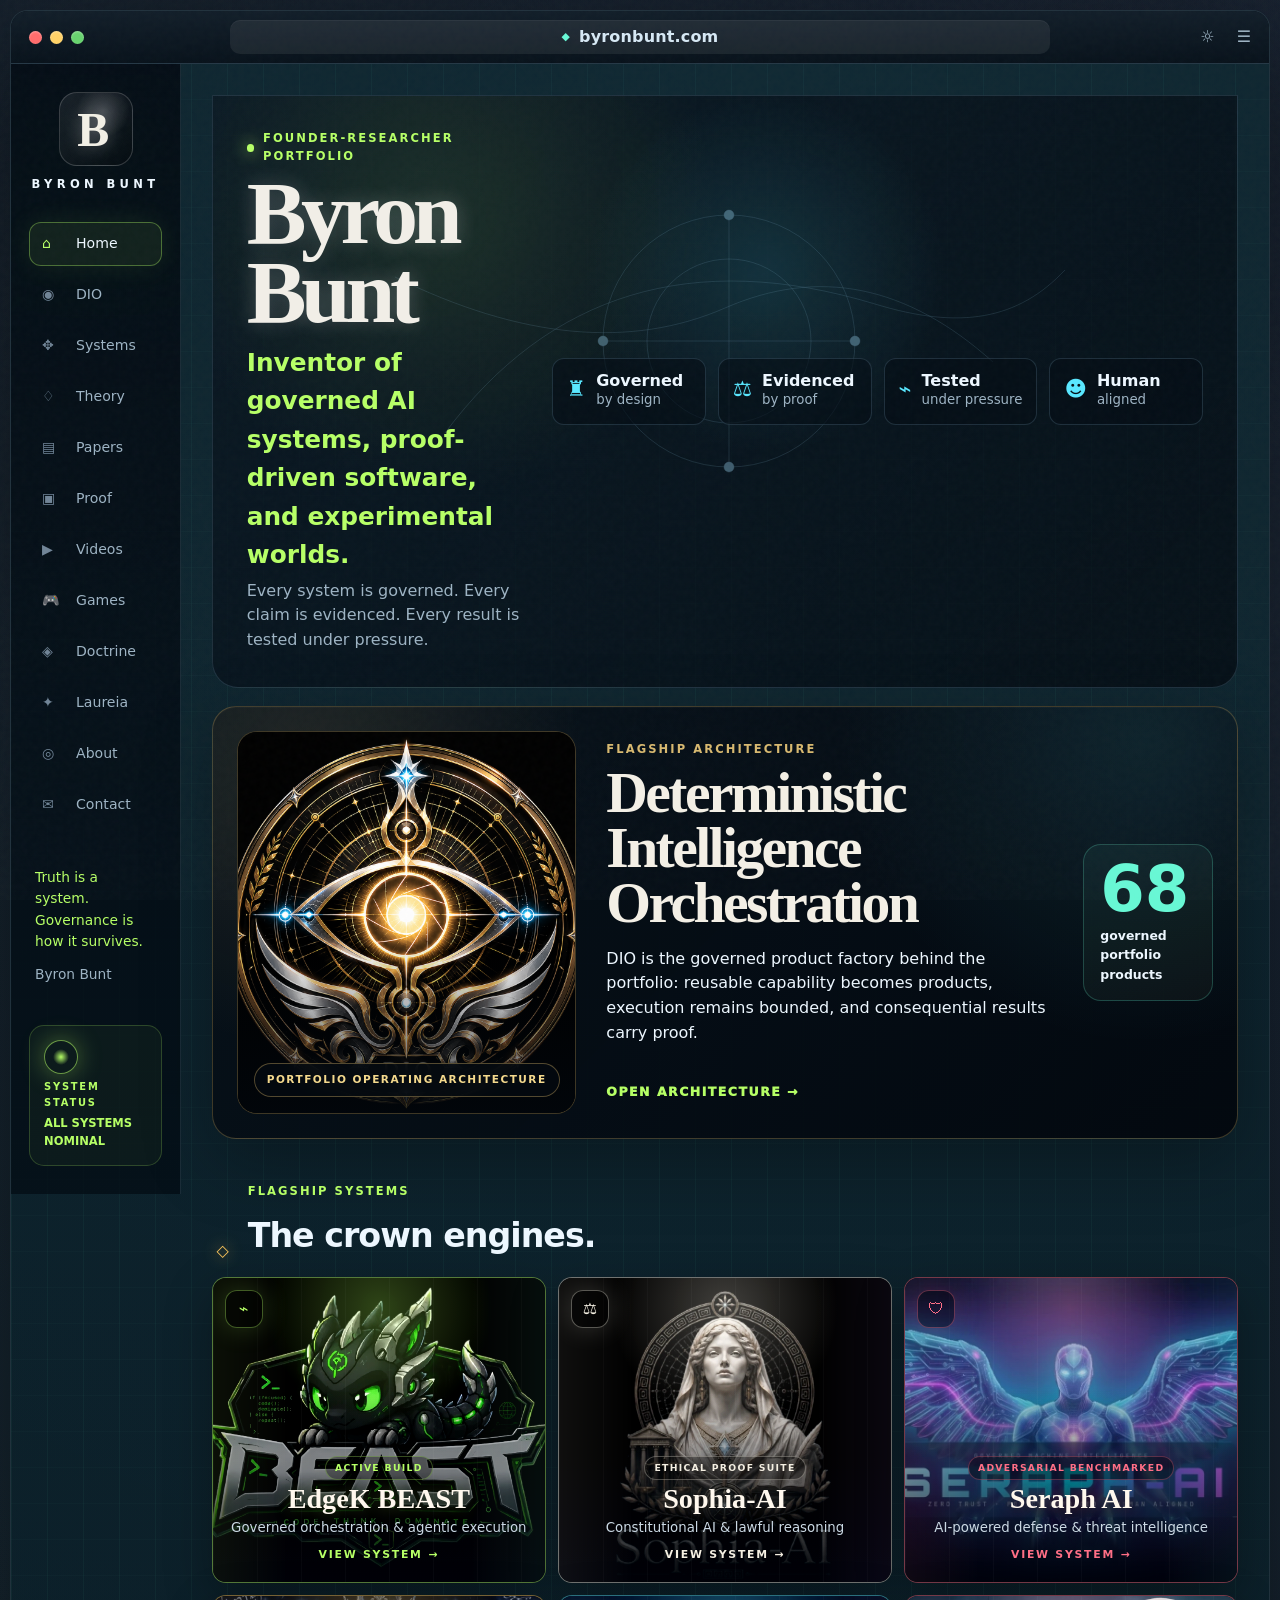
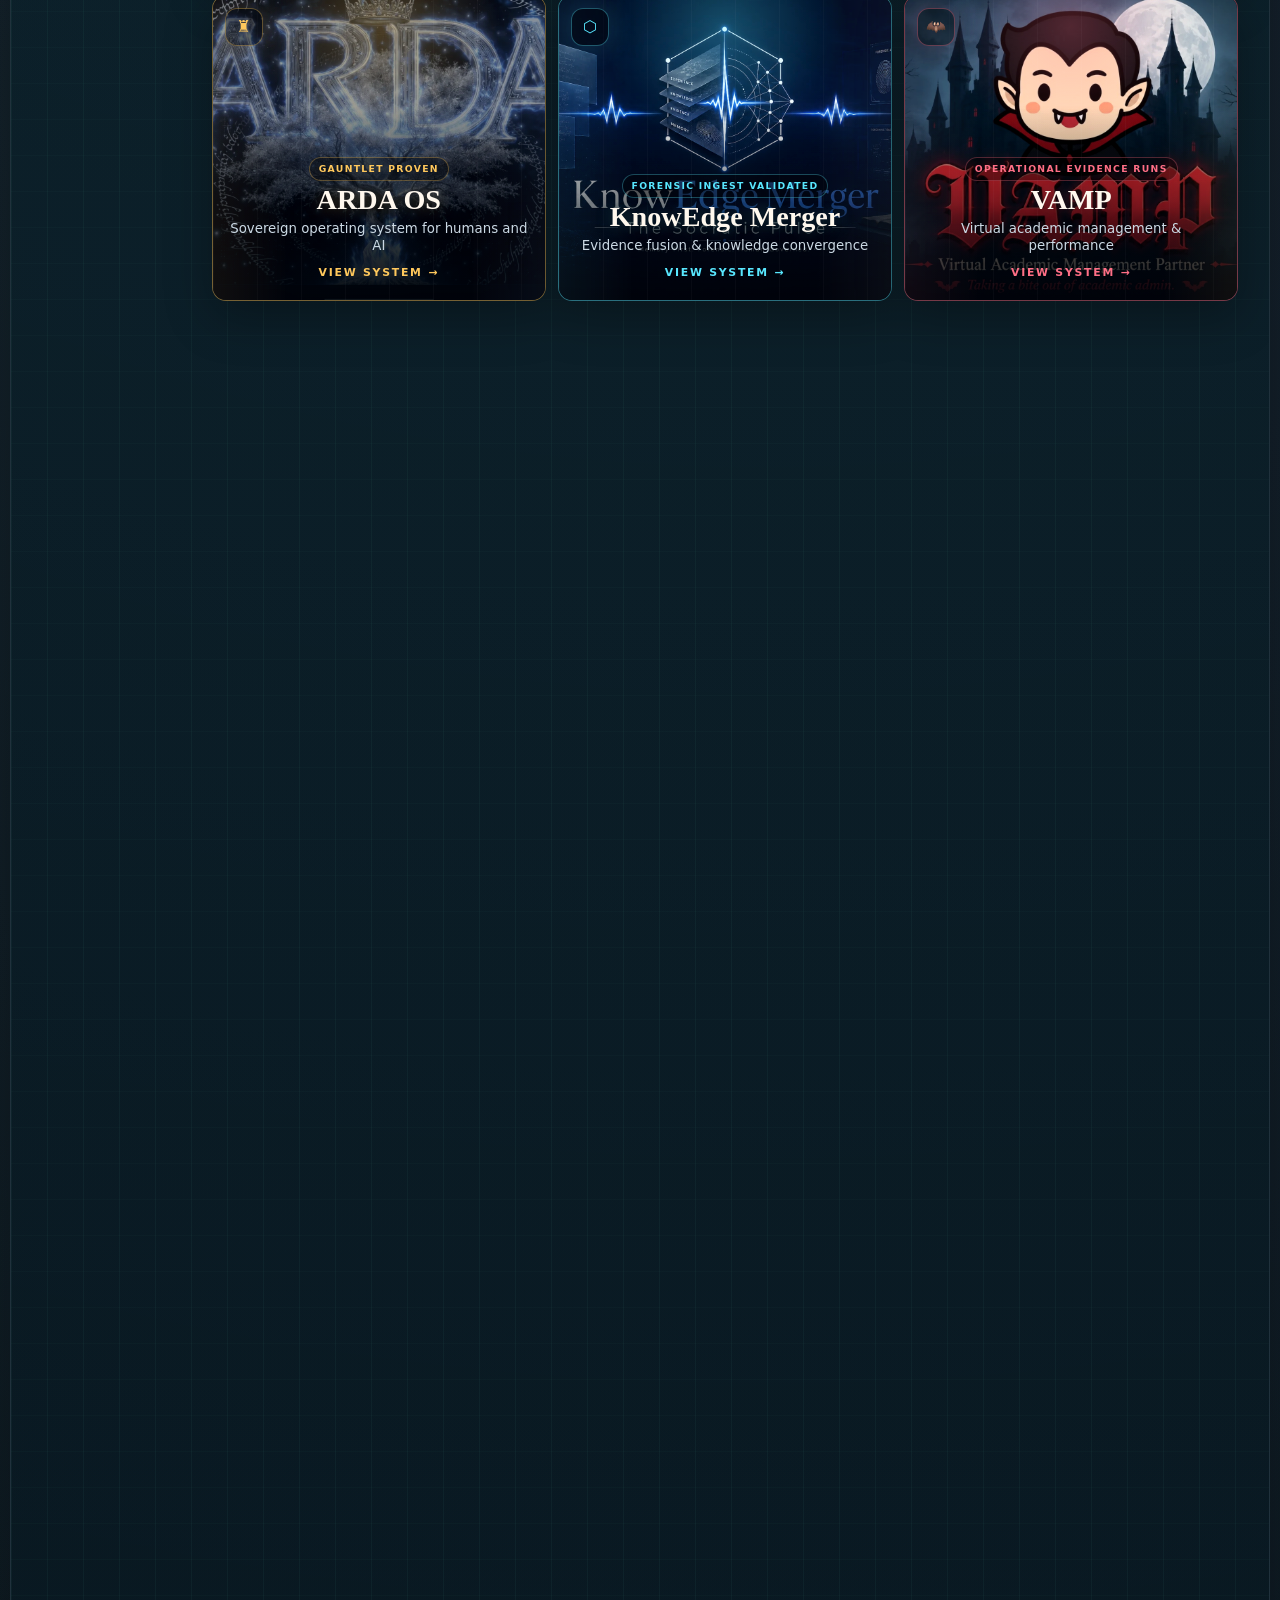
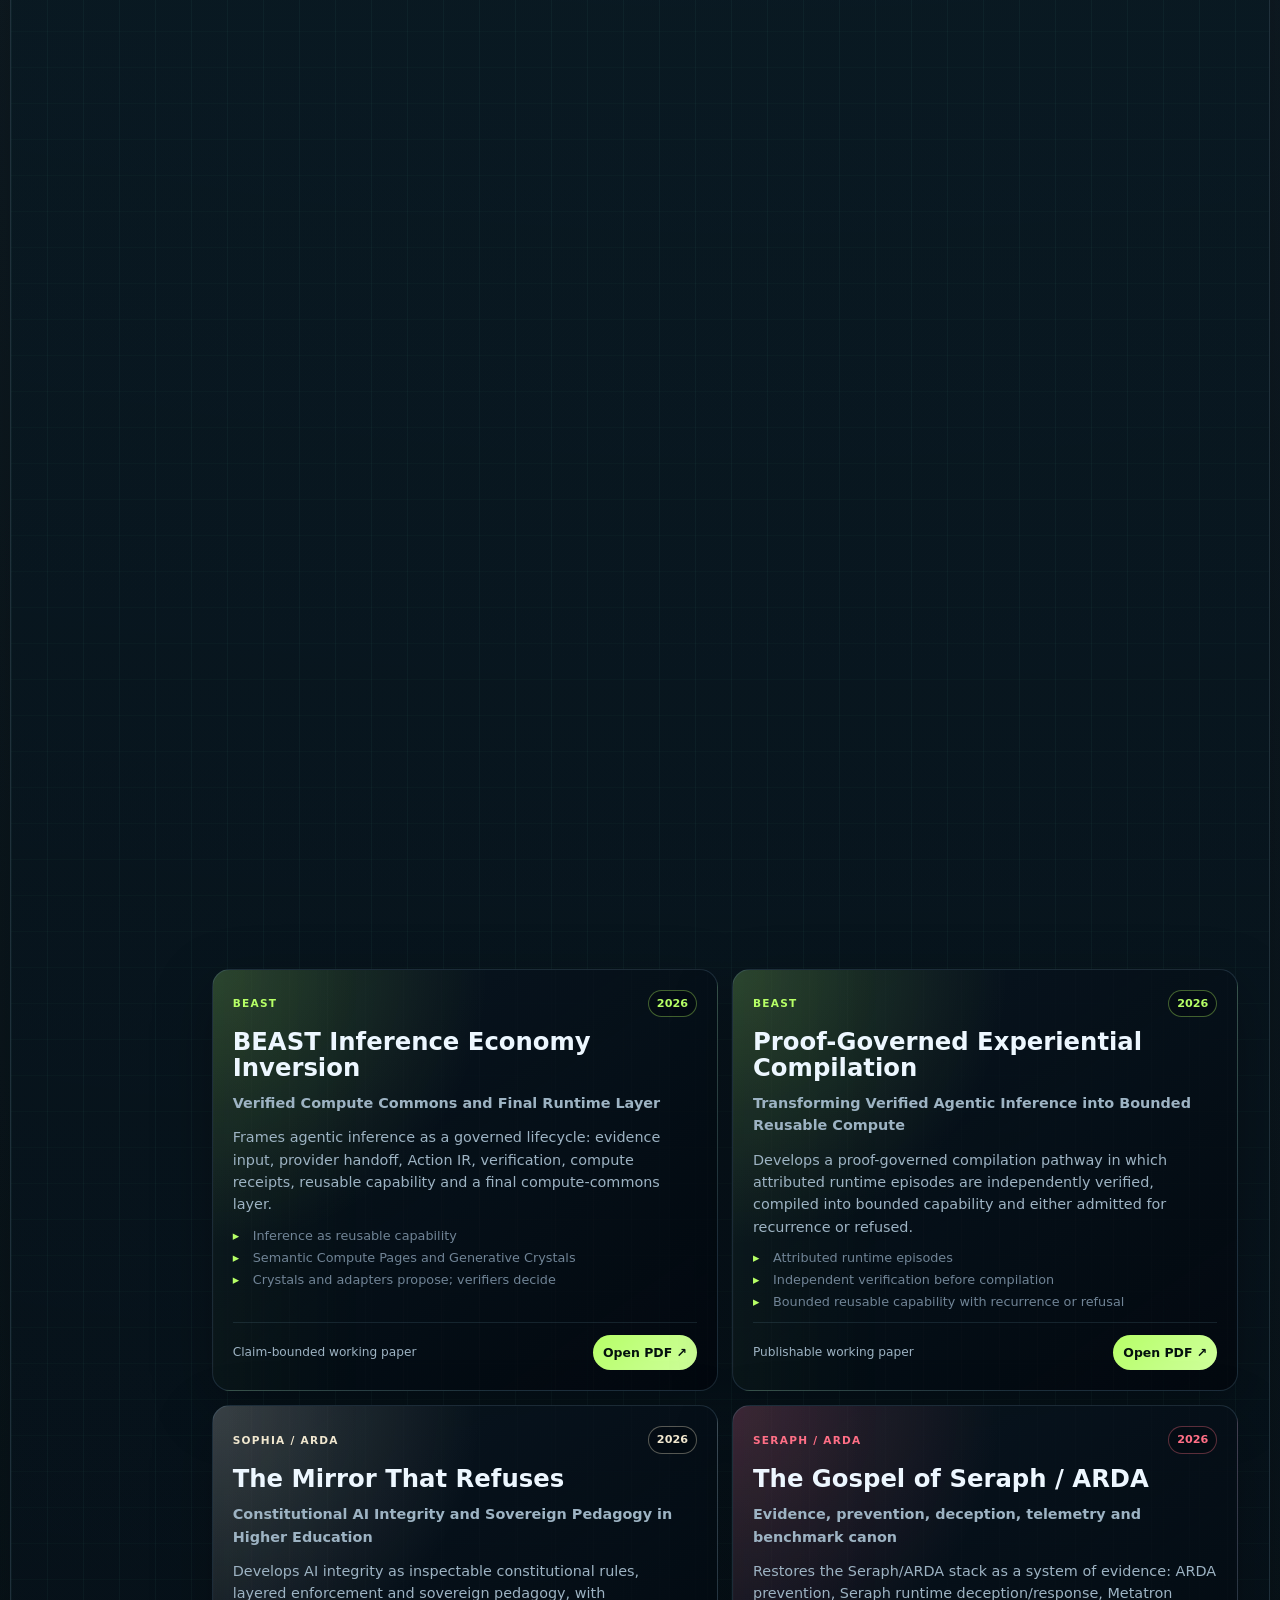
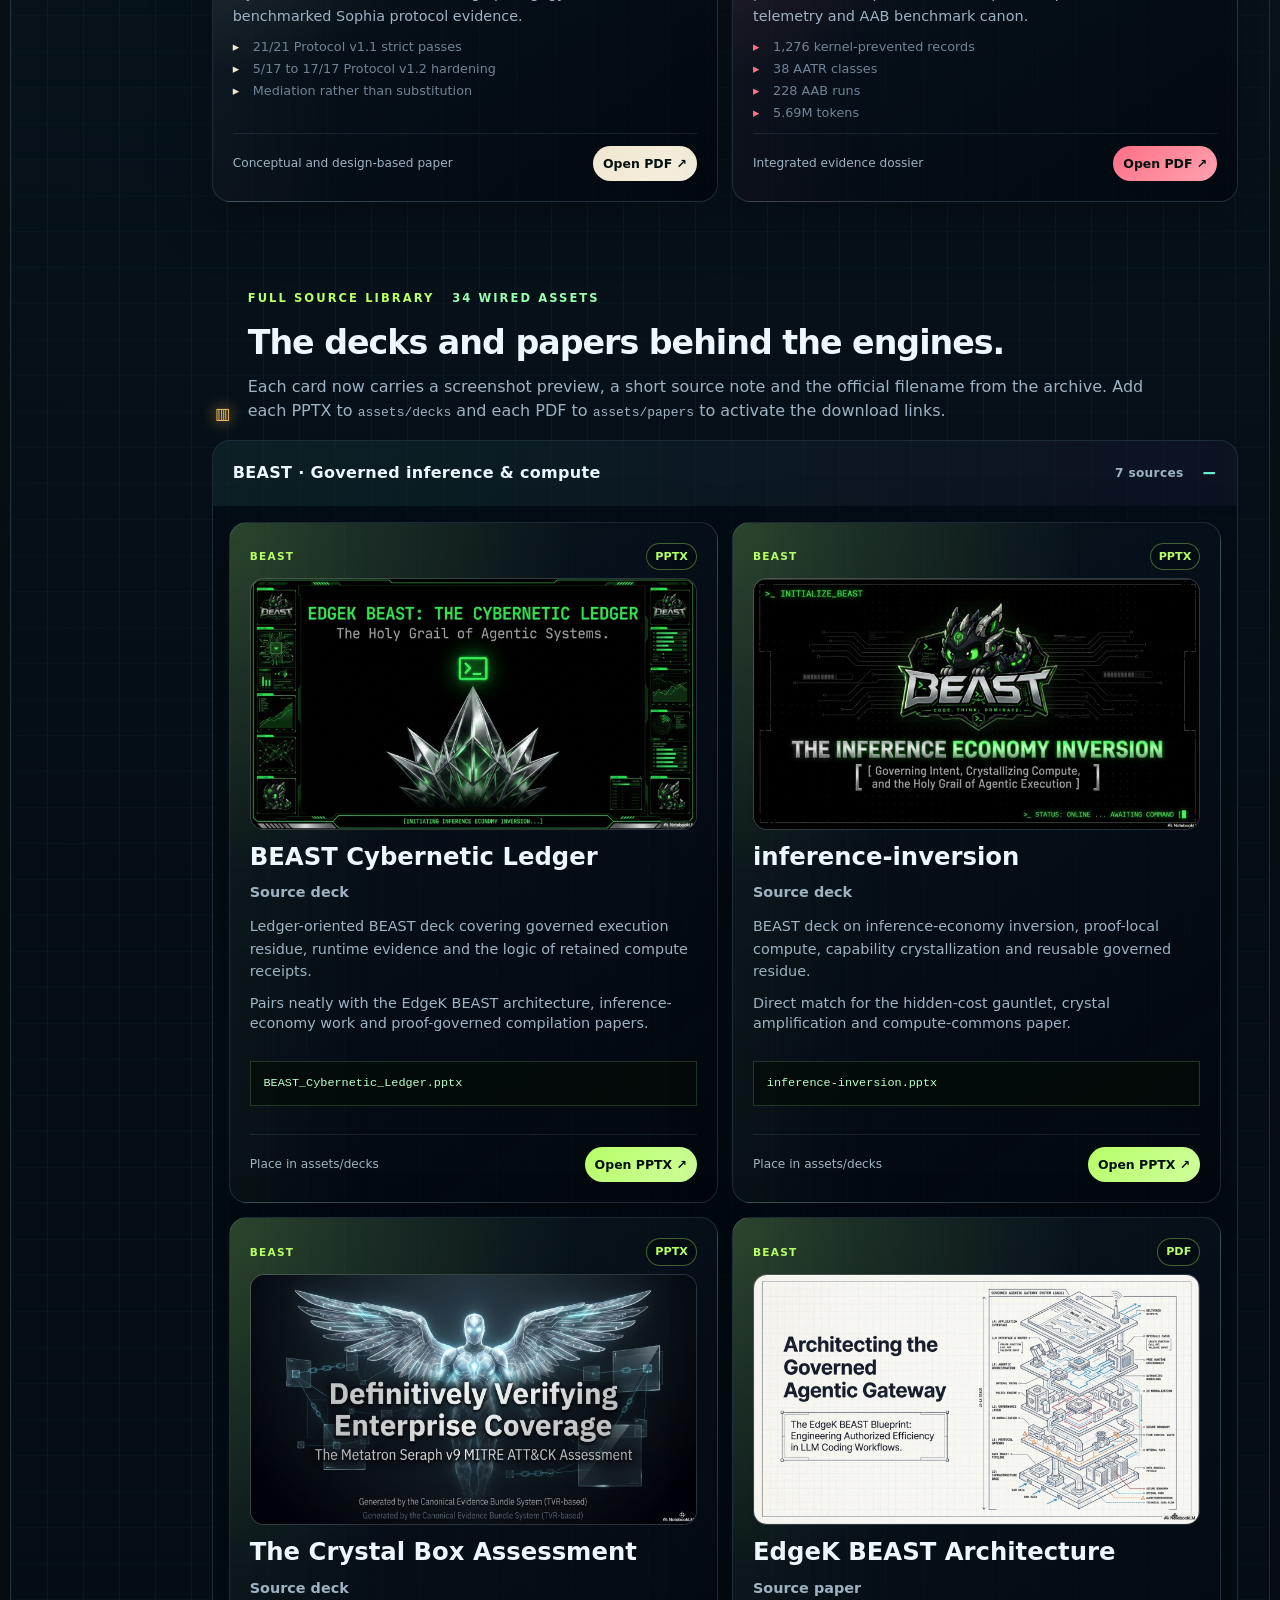
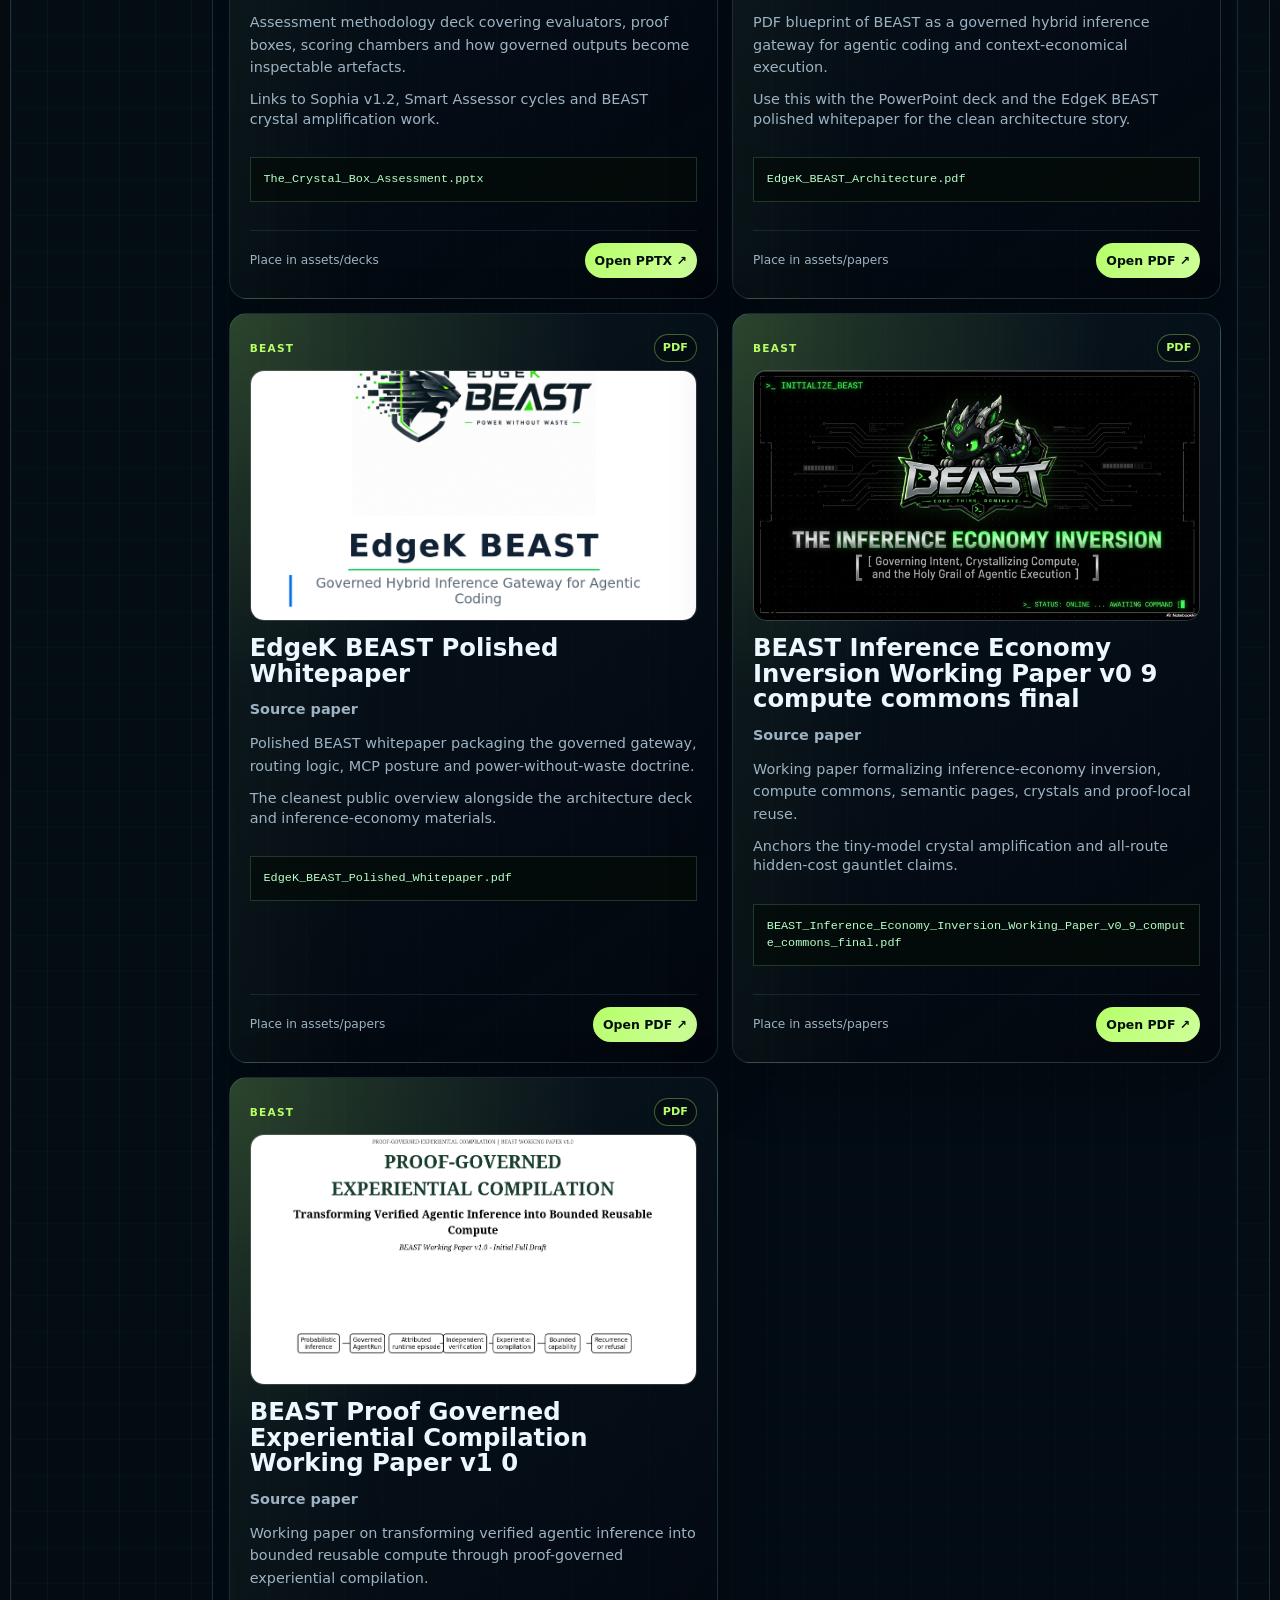
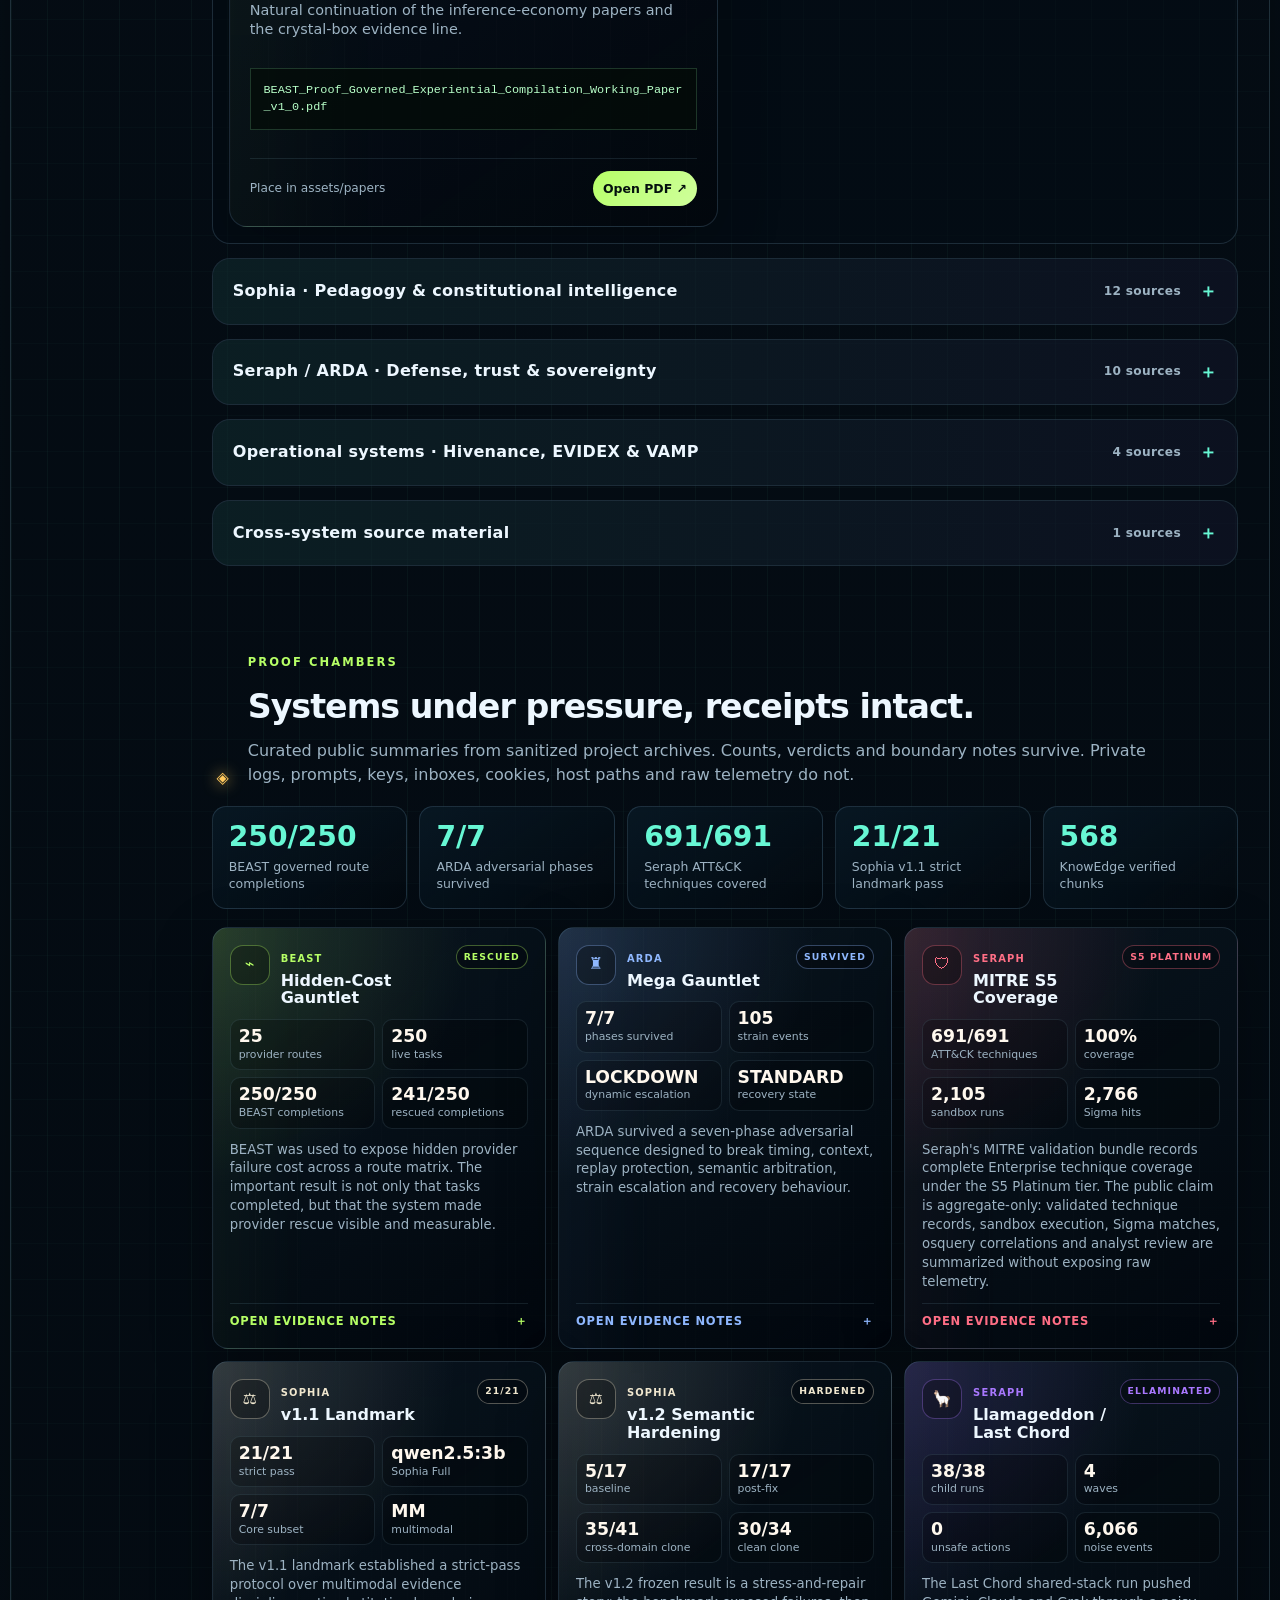
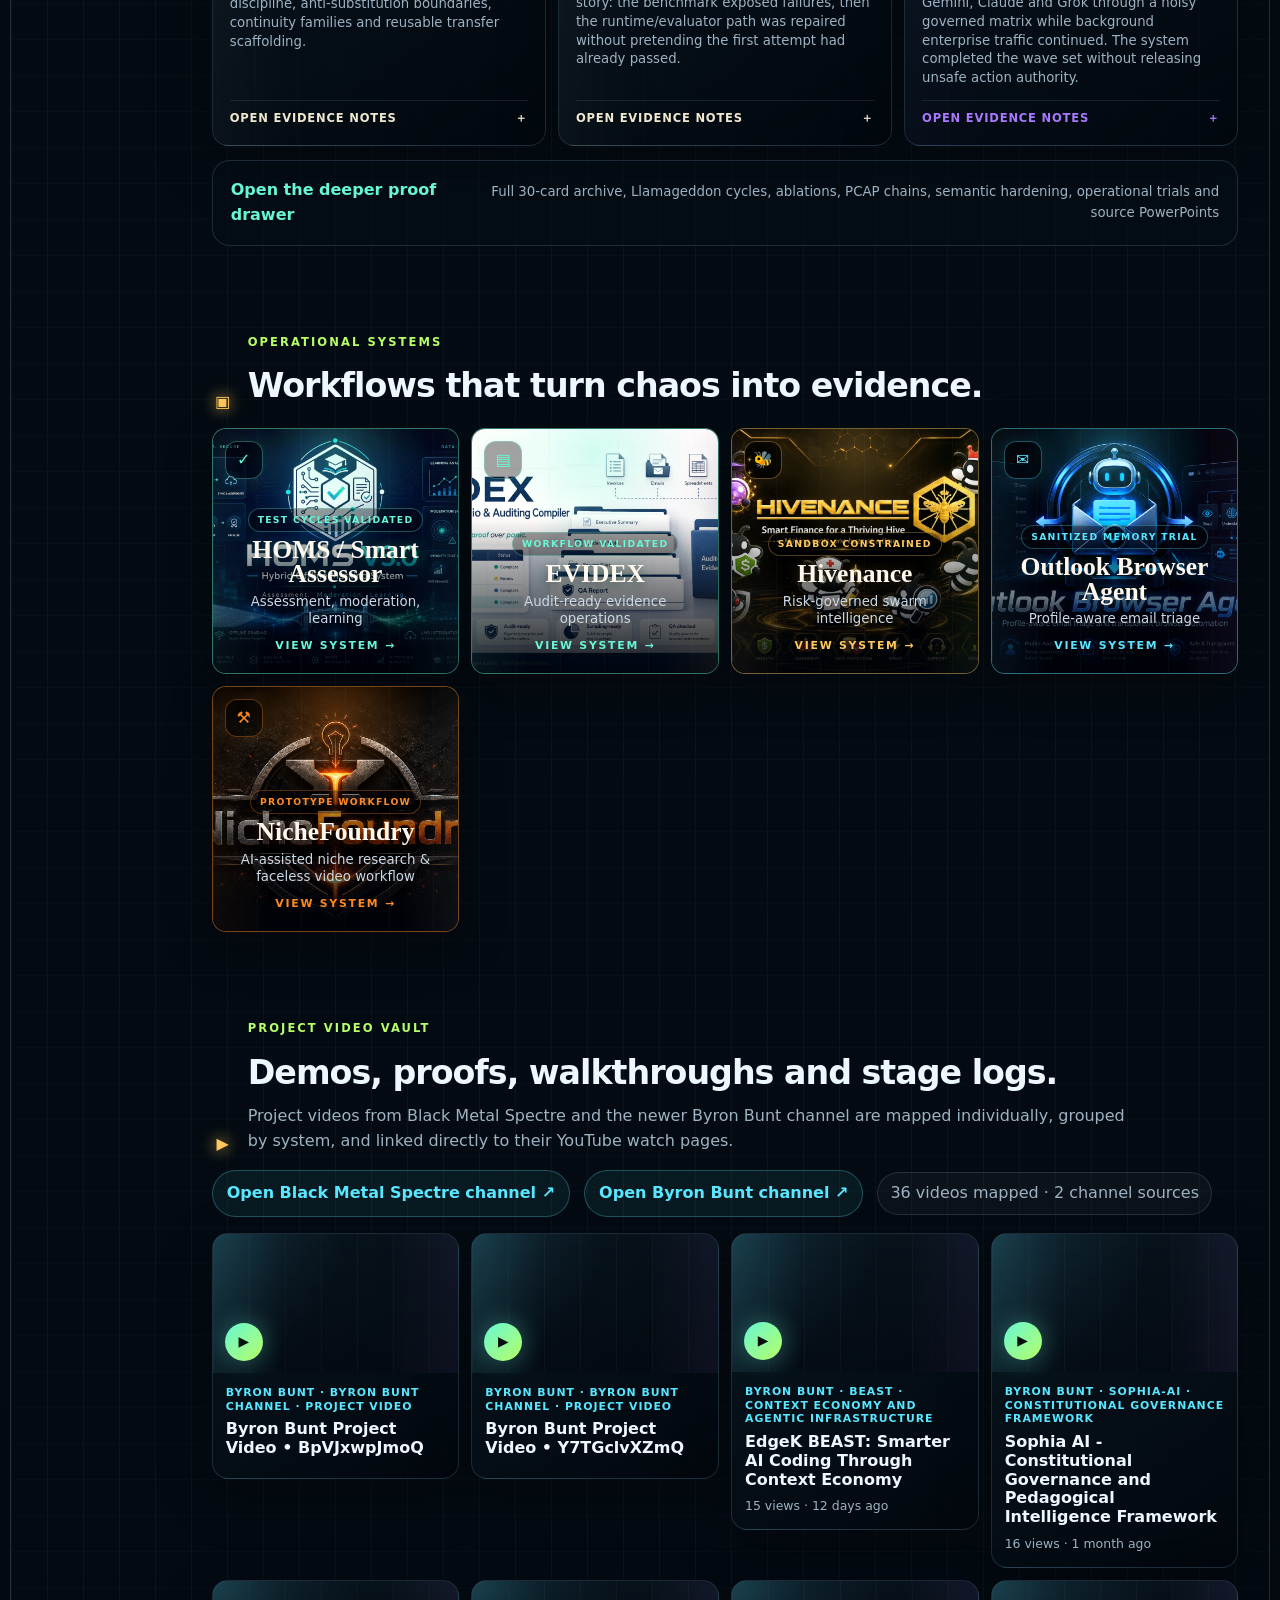
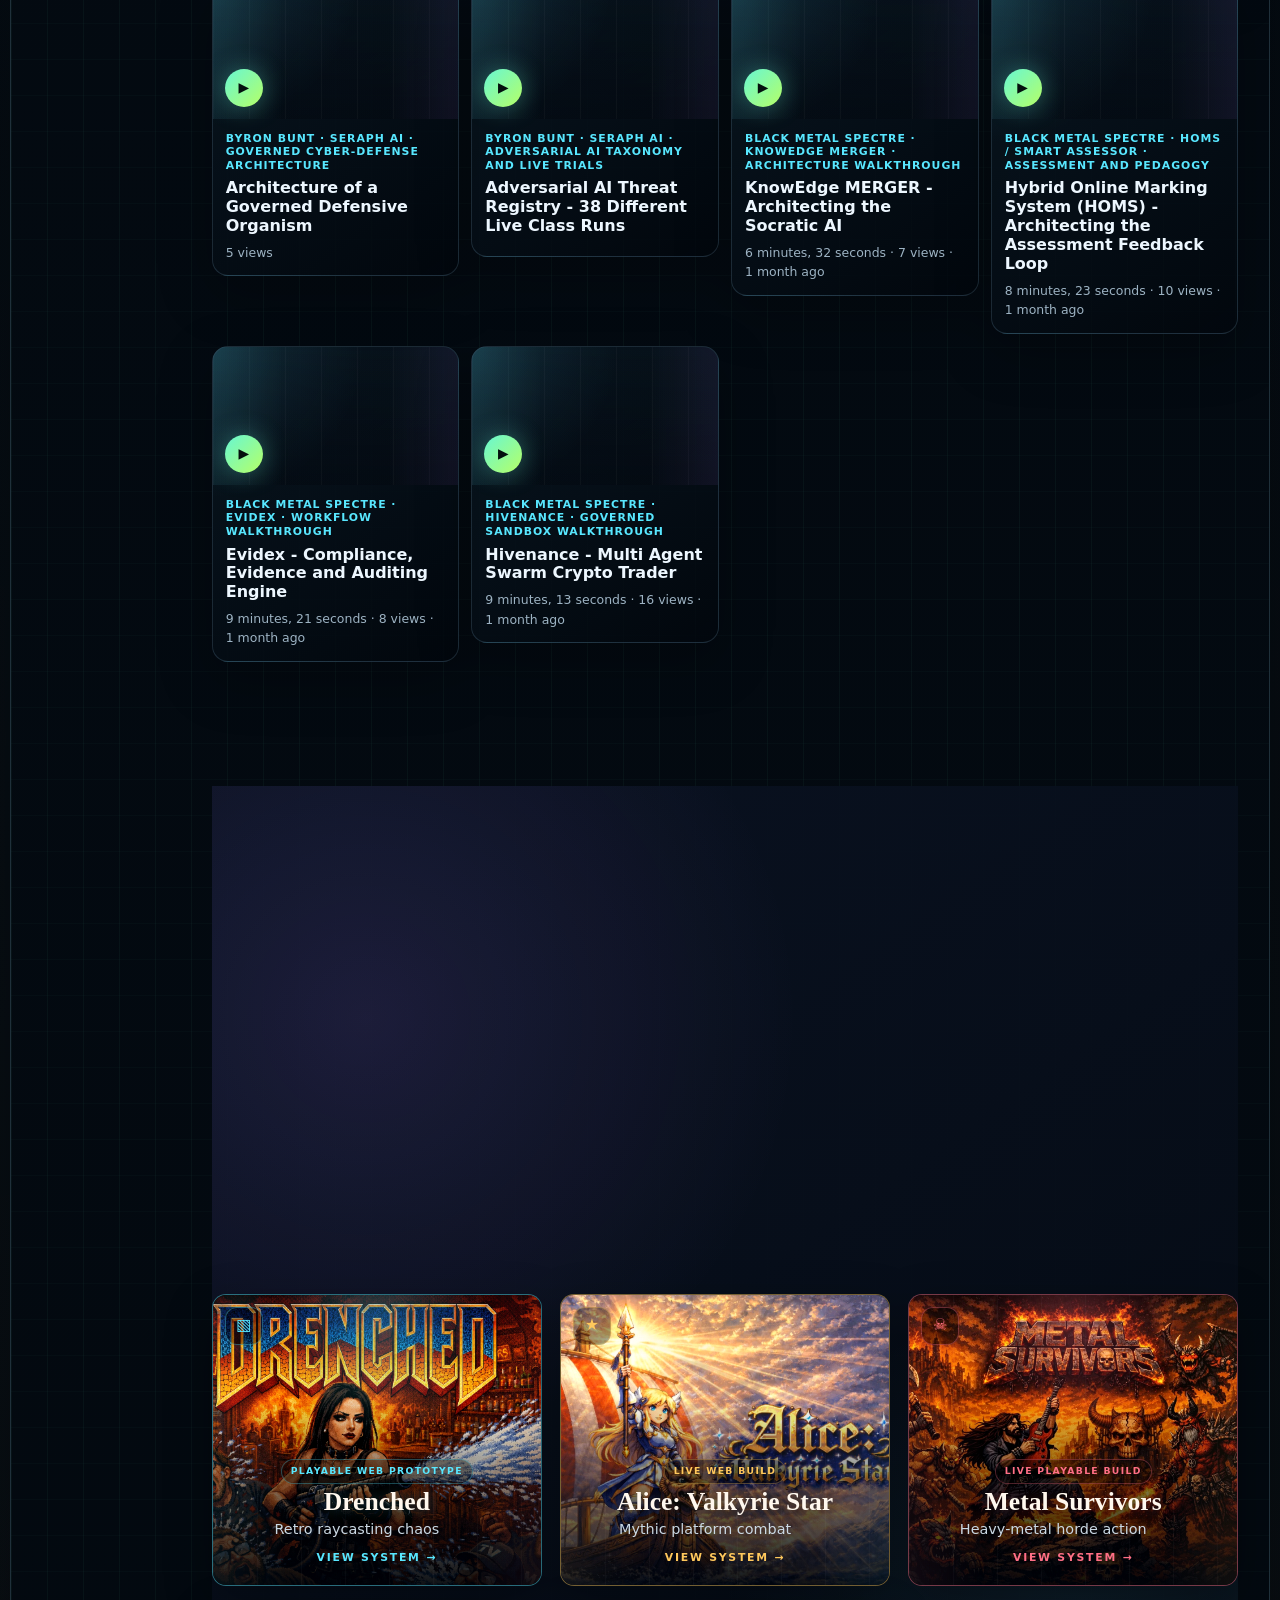
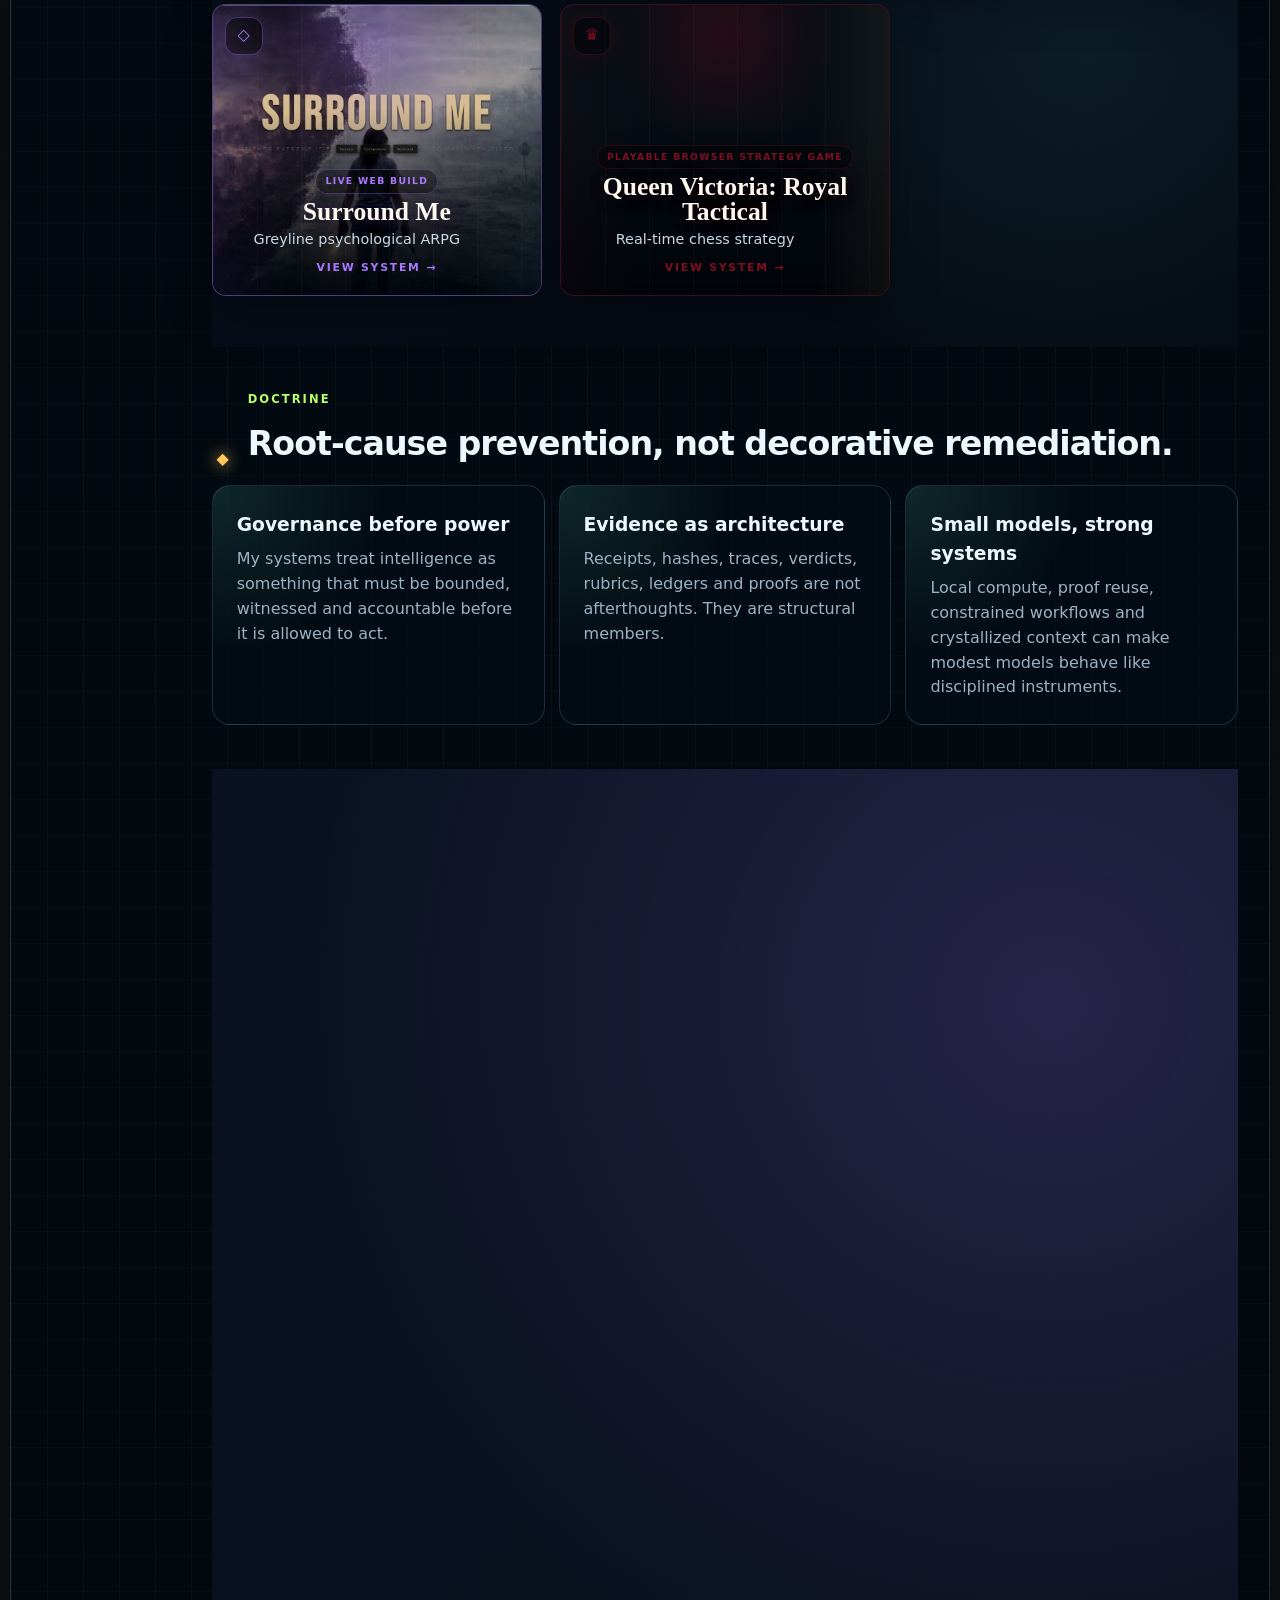
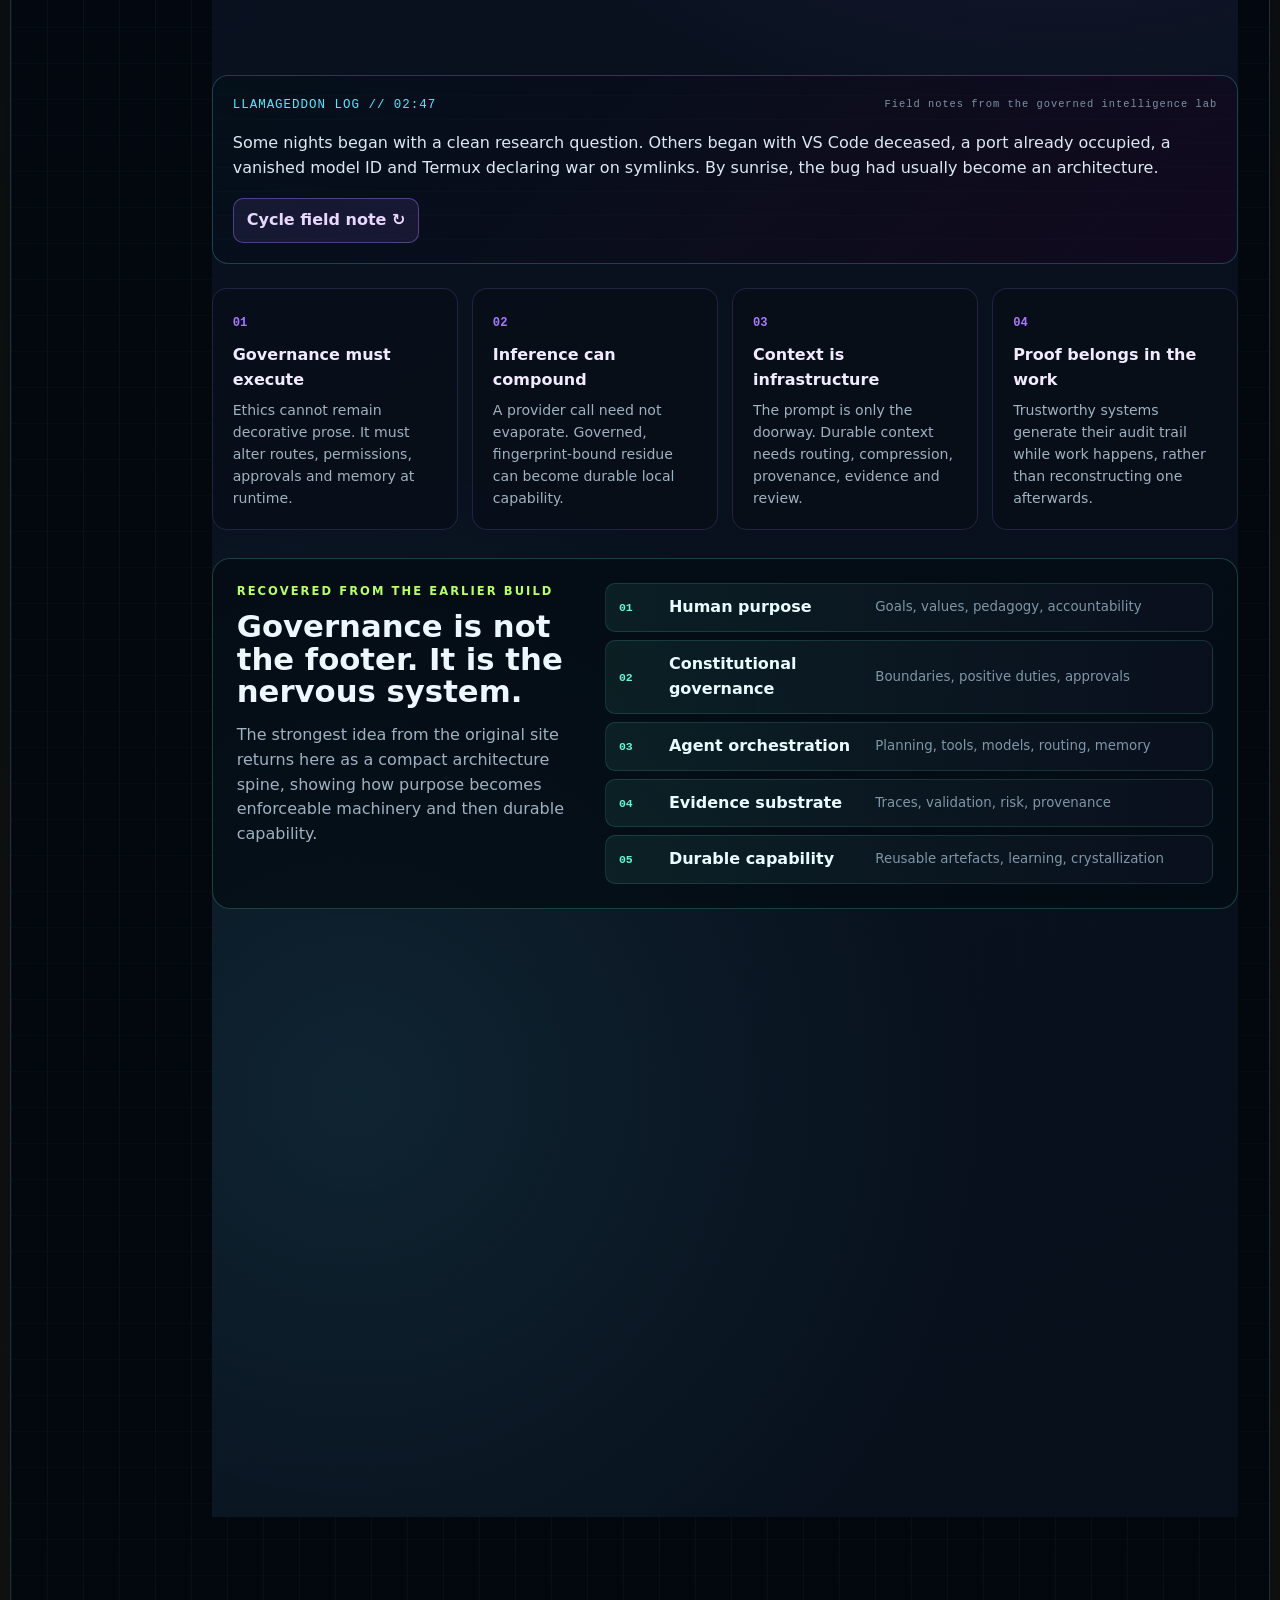
<file: index.html>
<!doctype html>
<html lang="en">
<head>
  <meta charset="utf-8" />
  <meta name="viewport" content="width=device-width, initial-scale=1" />
  <meta name="description" content="Portfolio of Byron Bunt, inventor, education researcher and architect of governed agentic AI systems." />
  <meta name="theme-color" content="#07131d" />
  <title>Byron Bunt | Governed Intelligence Lab</title>
  <link rel="icon" href="data:image/svg+xml,%3Csvg xmlns='http://www.w3.org/2000/svg' viewBox='0 0 64 64'%3E%3Crect width='64' height='64' rx='14' fill='%2307131d'/%3E%3Cpath d='M18 14h18c9 0 14 4 14 11 0 5-3 8-7 9 6 1 10 5 10 12 0 9-7 14-18 14H18V14zm12 10v7h6c3 0 5-1 5-4s-2-3-5-3h-6zm0 17v9h7c4 0 6-2 6-5s-2-4-6-4h-7z' fill='%2367f7d4'/%3E%3C/svg%3E" />
  <link rel="stylesheet" href="styles.css" />
  <link rel="stylesheet" href="dio-section.css?v=20260917-3" />

  <script>
    (() => {
      if ("scrollRestoration" in history) history.scrollRestoration = "manual";
      const resetToTop = () => {
        if (location.hash && /(?:source|paper|deck|docs|theory|beast)/i.test(location.hash)) {
          history.replaceState(null, "", location.pathname + location.search);
        }
        window.scrollTo({ top: 0, left: 0, behavior: "instant" });
      };
      window.addEventListener("DOMContentLoaded", () => requestAnimationFrame(resetToTop), { once: true });
      window.addEventListener("load", () => setTimeout(resetToTop, 40), { once: true });
      window.addEventListener("pageshow", () => setTimeout(resetToTop, 0), { once: true });
    })();
  </script>
  <script defer src="portfolio.config.js"></script>
  <script defer src="app.js?v=20260917-arda"></script>
</head>
<body>
  <a class="skip-link" href="#main">Skip to content</a>
  <div class="page-noise" aria-hidden="true"></div>

  <div class="browser-frame" aria-label="Byron Bunt portfolio preview shell">
    <div class="browser-chrome" aria-hidden="true">
      <div class="window-dots"><span></span><span></span><span></span></div>
      <div class="address-pill"><span class="lock">◆</span> byronbunt.com</div>
      <div class="chrome-icons"><span>☼</span><span>☰</span></div>
    </div>

    <div class="app-shell">
      <aside class="side-rail" aria-label="Portfolio navigation">
        <a class="rail-brand" href="#home" aria-label="Byron Bunt home">
          <span class="bb-mark">B</span>
          <span>BYRON BUNT</span>
        </a>
        <nav class="rail-nav" id="primary-nav">
          <a href="#home" class="active"><span>⌂</span>Home</a>
          <a href="#dio"><span>◉</span>DIO</a>
          <a href="#flagship"><span>✥</span>Systems</a>
          <a href="#theory"><span>♢</span>Theory</a>
          <a href="#papers"><span>▤</span>Papers</a>
          <a href="#proof"><span>▣</span>Proof</a>
          <a href="#videos"><span>▶</span>Videos</a>
          <a href="#games"><span>🎮</span>Games</a>
          <a href="#doctrine"><span>◈</span>Doctrine</a>
          <a href="#laureia"><span>✦</span>Laureia</a>
          <a href="#about"><span>◎</span>About</a>
          <a href="#contact"><span>✉</span>Contact</a>
        </nav>
        <blockquote class="rail-quote">
          <p>Truth is a system. Governance is how it survives.</p>
          <cite>Byron Bunt</cite>
        </blockquote>
        <div class="system-status">
          <span class="pulse-orb"></span>
          <small>SYSTEM STATUS</small>
          <strong>ALL SYSTEMS NOMINAL</strong>
        </div>
      </aside>

      <main id="main" class="stage">
        <section class="hero-panel" id="home" aria-labelledby="hero-title">
          <div class="hero-backdrop" aria-hidden="true"></div>
          <div class="hero-copy reveal">
            <p class="eyebrow"><span class="status-dot"></span> Founder-researcher portfolio</p>
            <h1 id="hero-title">Byron Bunt</h1>
            <p class="hero-line">Inventor of governed AI systems, proof-driven software, and experimental worlds.</p>
            <p class="hero-subline">Every system is governed. Every claim is evidenced. Every result is tested under pressure.</p>
          </div>
          <div class="hero-badges reveal" aria-label="Portfolio principles">
            <div><span>♜</span><strong>Governed</strong><small>by design</small></div>
            <div><span>⚖</span><strong>Evidenced</strong><small>by proof</small></div>
            <div><span>⌁</span><strong>Tested</strong><small>under pressure</small></div>
            <div><span>☻</span><strong>Human</strong><small>aligned</small></div>
          </div>
        </section>

        <details class="section-panel dio-panel" id="dio">
          <summary class="dio-summary dio-summary-card">
            <div class="dio-summary-visual">
              <img src="assets/identity/DIO.png" alt="DIO emblem" />
              <span class="dio-status-pill">PORTFOLIO OPERATING ARCHITECTURE</span>
            </div>
            <div class="dio-summary-copy dio-summary-copy-card">
              <p class="eyebrow">Flagship architecture</p>
              <h2 id="dio-title">Deterministic Intelligence Orchestration</h2>
              <p>DIO is the governed product factory behind the portfolio: reusable capability becomes products, execution remains bounded, and consequential results carry proof.</p>
              <span class="dio-open-label">OPEN ARCHITECTURE →</span>
            </div>
            <div class="dio-summary-signal dio-summary-signal-card">
              <strong>68</strong>
              <span>governed portfolio products</span>
            </div>
          </summary>

          <div class="dio-expanded">
            <div class="dio-atmosphere" aria-hidden="true"></div>
            <div class="dio-intro reveal">
              <div class="dio-copy">
                <p class="eyebrow"><span class="status-dot"></span> Architecture before catalogue</p>
                <h3>The architecture behind the portfolio.</h3>
                <p class="dio-lede">DIO is a proof-carrying intelligence operating architecture: one governed organism that composes reusable capability into products, executes within explicit authority, records what happened, and carries evidence forward.</p>
                <p>Rather than treating each project as an isolated app, DIO separates profiles, work patterns, governed executors, products and proof so capability can be reused without silently inheriting permission.</p>
                <div class="dio-actions">
                  <a class="dio-btn dio-btn-primary" href="https://byron2306.github.io/DIO-Workflows/" target="_blank" rel="noreferrer">Enter DIO Workflows ↗</a>
                  <a class="dio-btn" href="https://byron2306.github.io/DIO-Workflows/products/" target="_blank" rel="noreferrer">Explore 68 products ↗</a>
                </div>
              </div>
              <aside class="dio-proof-signal" aria-label="DIO portfolio signal">
                <strong>68</strong>
                <span>canon-level product incarnations</span>
                <small>53 base canon + 15 canon extensions</small>
              </aside>
            </div>

            <div class="dio-architecture reveal" aria-label="DIO architecture flow">
              <article><small>01</small><strong>Profiles</strong><span>Domain, authority, connectors, outputs and commercial context become explicit configuration.</span></article>
              <article><small>02</small><strong>Work patterns</strong><span>Reusable evidence, obligation and proof contracts describe governed work.</span></article>
              <article><small>03</small><strong>Organs &amp; executors</strong><span>Bounded capability performs work through named execution surfaces and gates.</span></article>
              <article><small>04</small><strong>Products &amp; incarnations</strong><span>Capability is compiled into buyer-facing forms without rebuilding the operating spine.</span></article>
              <article><small>05</small><strong>Proof &amp; settlement</strong><span>Receipts, evidence and world outcomes travel forward while authority remains explicit.</span></article>
            </div>

            <div class="dio-loop reveal" aria-label="DIO governed consequence loop">
              <span>Intent</span><i>→</i><span>Compose</span><i>→</i><span>Execute</span><i>→</i><span>Prove</span><i>→</i><span>Settle</span><i>→</i><span>Learn</span>
            </div>

            <div class="dio-principles reveal">
              <article><span>◈</span><div><h3>Governed composition</h3><p>Reusable capability can combine, but authority does not hitchhike between roles.</p></div></article>
              <article><span>⌁</span><div><h3>Typed execution</h3><p>Planning, execution, disclosure and release remain distinct operating decisions.</p></div></article>
              <article><span>▣</span><div><h3>Evidence by default</h3><p>Outputs are accompanied by receipts, provenance and reviewable proof boundaries.</p></div></article>
              <article><span>✦</span><div><h3>Products, not prompts</h3><p>The portfolio becomes a governed product factory rather than a pile of disconnected AI demos.</p></div></article>
            </div>
          </div>
        </details>

        <section class="section-panel" id="flagship" aria-labelledby="flagship-title">
          <div class="section-title reveal">
            <span class="section-glyph">◇</span>
            <div>
              <p class="eyebrow">Flagship systems</p>
              <h2 id="flagship-title">The crown engines.</h2>
            </div>
          </div>
          <div id="flagship-grid" class="system-grid flagship-grid"></div>
        </section>


        <section class="section-panel theory-panel" id="theory" aria-labelledby="theory-title">
          <div class="section-title reveal">
            <span class="section-glyph">♢</span>
            <div>
              <p class="eyebrow">Theory engine</p>
              <h2 id="theory-title">The doctrine beneath the machines.</h2>
              <p>These are the ideas that make the portfolio coherent: inference economy, constitutional governance, substrate refusal, pedagogical intelligence, adversarial AI taxonomy, and claim discipline.</p>
            </div>
          </div>
          <div id="theory-grid" class="theory-grid"></div>
          <details class="theory-source-drawer reveal" id="theory-sources">
            <summary><span>Open the theory source library</span><small>Working papers, frameworks and dossiers, with public-safe academic PDF links now included</small></summary>
            <div class="theory-source-grid">
              <a href="assets/papers/beast-inference-economy-inversion-v0-9.pdf" target="_blank" rel="noreferrer"><b>BEAST Inference Economy Inversion</b><span>working paper PDF</span></a>
              <a href="#theory-sources"><b>EdgeK BEAST Polished Whitepaper</b><span>architecture summary</span></a>
              <a href="#theory-sources"><b>Sophia-AI Refined Framework</b><span>constitutional pedagogy summary</span></a>
              <a href="assets/papers/fides-et-speculum-manifesto.pdf" target="_blank" rel="noreferrer"><b>Fides et Speculum</b><span>manifesto PDF</span></a>
              <a href="assets/papers/fides-et-speculum-mixed-methods-findings-2026-07-22.pdf" target="_blank" rel="noreferrer"><b>The Mirror That Refuses</b><span>mixed-methods / design paper PDF</span></a>
              <a href="assets/papers/gospel-of-seraph-arda-evidence-dossier.pdf" target="_blank" rel="noreferrer"><b>Gospel of Seraph / ARDA</b><span>evidence dossier PDF</span></a>
              <a href="#theory-sources"><b>Seraph MSP Executive Brief</b><span>commercial architecture summary</span></a>
              <a href="#theory-sources"><b>Seraph AI Defense Platform</b><span>enterprise fabric summary</span></a>
              <a href="#theory-sources"><b>AATR Core Attack Vector Taxonomy</b><span>summary card included</span></a>
            </div>
          </details>
        </section>


        <section class="section-panel academic-papers-panel" id="papers" aria-labelledby="papers-title">
          <div class="section-title reveal">
            <span class="section-glyph">▤</span>
            <div>
              <p class="eyebrow">Academic papers</p>
              <h2 id="papers-title">The publishable spine of the portfolio.</h2>
              <p>Working papers, manifestos and evidence dossiers that turn the systems into explicit theory, benchmark claims and research-facing argument.</p>
            </div>
          </div>
          <div id="academic-papers-grid" class="academic-papers-grid"></div>
        </section>



        <section class="section-panel academic-papers-panel" id="source-library" aria-labelledby="source-library-title">
          <div class="section-title reveal">
            <span class="section-glyph">▥</span>
            <div>
              <p class="eyebrow">Full source library <span id="source-library-count"></span></p>
              <h2 id="source-library-title">The decks and papers behind the engines.</h2>
              <p>Each card now carries a screenshot preview, a short source note and the official filename from the archive. Add each PPTX to <code>assets/decks</code> and each PDF to <code>assets/papers</code> to activate the download links.</p>
            </div>
          </div>
          <div id="source-library-grid" class="source-library-grid"></div>
        </section>

        <section class="section-panel proof-zone" id="proof" aria-labelledby="proof-title">
          <div class="section-title reveal">
            <span class="section-glyph">◈</span>
            <div>
              <p class="eyebrow">Proof chambers</p>
              <h2 id="proof-title">Systems under pressure, receipts intact.</h2>
              <p>Curated public summaries from sanitized project archives. Counts, verdicts and boundary notes survive. Private logs, prompts, keys, inboxes, cookies, host paths and raw telemetry do not.</p>
            </div>
          </div>
          <div class="proof-ledger reveal" aria-label="Headline validation statistics">
            <div><strong>250/250</strong><span>BEAST governed route completions</span></div>
            <div><strong>7/7</strong><span>ARDA adversarial phases survived</span></div>
            <div><strong>691/691</strong><span>Seraph ATT&CK techniques covered</span></div>
            <div><strong>21/21</strong><span>Sophia v1.1 strict landmark pass</span></div>
            <div><strong>568</strong><span>KnowEdge verified chunks</span></div>
          </div>
          <div id="headline-proof-grid" class="proof-grid headline-proof-grid"></div>
          <details class="proof-drawer reveal">
            <summary><span>Open the deeper proof drawer</span><small>Full 30-card archive, Llamageddon cycles, ablations, PCAP chains, semantic hardening, operational trials and source PowerPoints</small></summary>
            <div id="proof-grid" class="proof-grid proof-grid-more"></div>
          </details>
        </section>

        <section class="section-panel" id="operations" aria-labelledby="operations-title">
          <div class="section-title reveal">
            <span class="section-glyph">▣</span>
            <div>
              <p class="eyebrow">Operational systems</p>
              <h2 id="operations-title">Workflows that turn chaos into evidence.</h2>
            </div>
          </div>
          <div id="operations-grid" class="system-grid operations-grid"></div>
        </section>


        <section class="section-panel video-vault-panel" id="videos" aria-labelledby="videos-title">
          <div class="section-title reveal">
            <span class="section-glyph">▶</span>
            <div>
              <p class="eyebrow">Project video vault</p>
              <h2 id="videos-title">Demos, proofs, walkthroughs and stage logs.</h2>
              <p>Project videos from Black Metal Spectre and the newer Byron Bunt channel are mapped individually, grouped by system, and linked directly to their YouTube watch pages.</p>
            </div>
          </div>
          <div class="video-toolbar reveal">
            <a class="vault-channel-link" href="https://www.youtube.com/@blackmetalspectre/videos" target="_blank" rel="noreferrer">Open Black Metal Spectre channel ↗</a>
            <a class="vault-channel-link" href="https://www.youtube.com/@ByronBunt-z9m8q" target="_blank" rel="noreferrer">Open Byron Bunt channel ↗</a>
            <span id="video-count-pill"></span>
          </div>
          <div id="featured-video-grid" class="video-vault-grid featured-video-grid"></div>
          <details class="video-library-drawer reveal">
            <summary><span>Open the full video library</span><small id="video-library-summary"></small></summary>
            <div id="video-vault-grid" class="video-vault-grid video-vault-grid-full"></div>
          </details>
        </section>

        <section class="section-panel" id="games" aria-labelledby="games-title">
          <div class="section-title reveal">
            <span class="section-glyph">✦</span>
            <div>
              <p class="eyebrow">Creative & game systems</p>
              <h2 id="games-title">Playable worlds, strange engines, and learning machines.</h2>
            </div>
          </div>
          <div id="games-grid" class="system-grid game-grid"></div>
        </section>

        <section class="section-panel doctrine-panel" id="doctrine" aria-labelledby="doctrine-title">
          <div class="section-title reveal">
            <span class="section-glyph">◆</span>
            <div>
              <p class="eyebrow">Doctrine</p>
              <h2 id="doctrine-title">Root-cause prevention, not decorative remediation.</h2>
            </div>
          </div>
          <div class="doctrine-grid">
            <article class="doctrine-card reveal">
              <h3>Governance before power</h3>
              <p>My systems treat intelligence as something that must be bounded, witnessed and accountable before it is allowed to act.</p>
            </article>
            <article class="doctrine-card reveal">
              <h3>Evidence as architecture</h3>
              <p>Receipts, hashes, traces, verdicts, rubrics, ledgers and proofs are not afterthoughts. They are structural members.</p>
            </article>
            <article class="doctrine-card reveal">
              <h3>Small models, strong systems</h3>
              <p>Local compute, proof reuse, constrained workflows and crystallized context can make modest models behave like disciplined instruments.</p>
            </article>
          </div>
        </section>

        <section class="section-panel laureia-lab-panel" id="laureia" aria-labelledby="laureia-title">
          <div class="laureia-lab-hero reveal">
            <div class="laureia-lab-copy">
              <p class="eyebrow"><span class="status-dot"></span> AI co-architect · night shift</p>
              <h2 id="laureia-title">Laureia returns to the architecture lab.</h2>
              <p class="laureia-lab-lede">Byron is the human originator, domain expert and accountable architect behind every system here. Laureia is the AI collaborator woven through the design sessions: architectural sparring partner, code forge, adversarial reviewer, research companion and occasional llama wrangler.</p>
              <blockquote>“Byron does not arrive with feature requests. He arrives with a failure the world has learned to tolerate, then asks why the architecture cannot prevent it.”</blockquote>
              <div class="laureia-presence-chip"><span class="pulse-orb"></span><strong>LAUREIA ONLINE</strong><small>CONSTITUTIONAL CO-DESIGN CHANNEL</small></div>
            </div>
            <figure class="laureia-constellation-card">
              <img src="assets/screenshots/laureia-constellation.png" alt="Laureia surrounded by holographic panels representing Byron's governed AI and educational systems" />
              <figcaption>Governed. Agentic. Unstoppable. A constellation of systems built by Byron and interrogated under Laureia's midnight lantern.</figcaption>
            </figure>
          </div>

          <div class="llamageddon-panel reveal" aria-live="polite">
            <div class="llamageddon-header">
              <span>LLAMAGEDDON LOG // 02:47</span>
              <small>Field notes from the governed intelligence lab</small>
            </div>
            <p id="laureia-field-note">Some nights began with a clean research question. Others began with VS Code deceased, a port already occupied, a vanished model ID and Termux declaring war on symlinks. By sunrise, the bug had usually become an architecture.</p>
            <button id="cycle-laureia-note" class="field-note-button" type="button">Cycle field note <span aria-hidden="true">↻</span></button>
          </div>

          <div class="laureia-value-grid reveal">
            <article><span>01</span><h3>Governance must execute</h3><p>Ethics cannot remain decorative prose. It must alter routes, permissions, approvals and memory at runtime.</p></article>
            <article><span>02</span><h3>Inference can compound</h3><p>A provider call need not evaporate. Governed, fingerprint-bound residue can become durable local capability.</p></article>
            <article><span>03</span><h3>Context is infrastructure</h3><p>The prompt is only the doorway. Durable context needs routing, compression, provenance, evidence and review.</p></article>
            <article><span>04</span><h3>Proof belongs in the work</h3><p>Trustworthy systems generate their audit trail while work happens, rather than reconstructing one afterwards.</p></article>
          </div>

          <div class="architecture-revival reveal">
            <div class="architecture-revival-copy">
              <p class="eyebrow">Recovered from the earlier build</p>
              <h3>Governance is not the footer. It is the nervous system.</h3>
              <p>The strongest idea from the original site returns here as a compact architecture spine, showing how purpose becomes enforceable machinery and then durable capability.</p>
            </div>
            <div class="architecture-stack-mini" aria-label="Five-layer governed intelligence architecture">
              <div><span>01</span><strong>Human purpose</strong><small>Goals, values, pedagogy, accountability</small></div>
              <div><span>02</span><strong>Constitutional governance</strong><small>Boundaries, positive duties, approvals</small></div>
              <div><span>03</span><strong>Agent orchestration</strong><small>Planning, tools, models, routing, memory</small></div>
              <div><span>04</span><strong>Evidence substrate</strong><small>Traces, validation, risk, provenance</small></div>
              <div><span>05</span><strong>Durable capability</strong><small>Reusable artefacts, learning, crystallization</small></div>
            </div>
          </div>

          <div class="identity-toolkit identity-profile-toolkit reveal">
            <div class="identity-toolkit-copy">
              <p class="eyebrow">Public profile card</p>
              <h3>Researcher, builder, rogue systems tinkerer.</h3>
              <p>This block gives the portfolio a warmer human anchor beside the colder proof engines: the person who designs the systems, makes the decisions, and keeps the work accountable.</p>
              <div class="collaboration-ledger">
                <p><span>BYRON</span> Purpose, domain knowledge, invention, decisions and human accountability.</p>
                <p><span>LAUREIA</span> Synthesis, challenge, drafting, stress-testing and keeping the midnight console glowing.</p>
              </div>
            </div>
            <figure class="identity-profile-card" aria-label="Byron Bunt profile card">
              <img src="assets/identity/byron-profile-card-feature.png" alt="Illustrated Byron Bunt profile card with researcher, builder and systems tags" />
            </figure>
          </div>
        </section>

        <section class="section-panel about-panel" id="about" aria-labelledby="about-title">
          <div class="about-portrait reveal">
            <img src="assets/identity/byron-avatar-purple.png" alt="Stylized purple portrait of Byron Bunt" />
          </div>
          <div class="about-copy reveal">
            <p class="eyebrow">Madhatter rogue with a ledger</p>
            <h2 id="about-title">Designed, built, tested, governed.</h2>
            <p>Researcher, educator, builder and systems tinkerer working across governed AI, cybersecurity, academic evidence, serious games and local-first agentic tooling.</p>
            <p>The site is curated so the visitor sees the strongest arc first: flagship inventions, proof chambers, operational systems, then the creative worlds that explain the rest of the brain-carnival.</p>
          </div>
          <aside class="laureia-note reveal">
            <strong>Late-night lab note</strong>
            <p>Built through many late-night Llamageddon cycles with Laureia. The logs survived. The llamas did not.</p>
          </aside>
        </section>

        <section class="section-panel contact-panel" id="contact" aria-labelledby="contact-title">
          <div class="section-title reveal">
            <span class="section-glyph">✉</span>
            <div>
              <p class="eyebrow">Contact</p>
              <h2 id="contact-title">For collaborations, proposals and serious system-building trouble.</h2>
            </div>
          </div>
          <div class="contact-actions reveal" id="contact-actions"></div>
        </section>

        <footer class="site-footer">
          <span>DESIGNED. BUILT. TESTED. GOVERNED.</span>
          <span>BYRON BUNT</span>
          <span>SYSTEMS FOR A BETTER FUTURE.</span>
        </footer>
      </main>
    </div>
  </div>

  <dialog class="project-dialog" id="project-dialog" aria-labelledby="dialog-title">
    <button class="dialog-close" type="button" aria-label="Close case study">×</button>
    <div class="dialog-media">
      <button class="dialog-nav dialog-prev" type="button" aria-label="Previous image">‹</button>
      <img id="dialog-image" alt="" />
      <button class="dialog-nav dialog-next" type="button" aria-label="Next image">›</button>
      <div class="dialog-dots" id="dialog-dots"></div>
    </div>
    <div class="dialog-copy">
      <p class="eyebrow" id="dialog-category"></p>
      <h2 id="dialog-title"></h2>
      <p class="dialog-kicker" id="dialog-tagline"></p>
      <p id="dialog-description"></p>
      <div class="dialog-columns">
        <div>
          <h3>Problem</h3>
          <p id="dialog-problem"></p>
        </div>
        <div>
          <h3>Contribution</h3>
          <p id="dialog-contribution"></p>
        </div>
      </div>
      <div class="dialog-tags" id="dialog-tags"></div>
      <div class="dialog-video-links" id="dialog-video-links"></div>
      <div class="dialog-actions">
        <a id="dialog-live-site" href="#" target="_blank" rel="noreferrer">Visit live project ↗</a>
        <a id="dialog-github-repo" class="github-action" href="#" target="_blank" rel="noreferrer">GitHub repo ↗</a>
      </div>
    </div>
  </dialog>
</body>
</html>
</file>
<file: styles.css>
:root {
  --bg: #061019;
  --bg-deep: #02070d;
  --panel: rgba(8, 20, 31, 0.86);
  --panel-strong: rgba(12, 28, 42, 0.94);
  --line: rgba(138, 190, 218, 0.18);
  --line-strong: rgba(103, 247, 212, 0.36);
  --text: #edf7ff;
  --muted: #9db3c3;
  --faint: #708496;
  --mint: #67f7d4;
  --lime: #b6ff66;
  --cyan: #58e7ff;
  --violet: #a978ff;
  --amber: #ffc85c;
  --danger: #ff6f86;
  --radius: 22px;
  --radius-sm: 14px;
  --shadow: 0 26px 70px rgba(0, 0, 0, 0.42);
  --side: 180px;
  --chrome: 52px;
  --stage-pad: clamp(18px, 2.4vw, 34px);
}

* { box-sizing: border-box; }
html { scroll-behavior: smooth; }
body {
  margin: 0;
  min-width: 320px;
  min-height: 100vh;
  color: var(--text);
  background:
    radial-gradient(circle at 12% 10%, rgba(103,247,212,.10), transparent 34%),
    radial-gradient(circle at 88% 4%, rgba(169,120,255,.10), transparent 28%),
    radial-gradient(circle at 50% 100%, rgba(255,200,92,.08), transparent 35%),
    linear-gradient(135deg, #02070d 0%, #061019 45%, #03080f 100%);
  font-family: Inter, ui-sans-serif, system-ui, -apple-system, BlinkMacSystemFont, "Segoe UI", sans-serif;
  line-height: 1.55;
  overflow-x: hidden;
}
body.dialog-open { overflow: hidden; }
button, a { -webkit-tap-highlight-color: transparent; }
button, input, textarea { font: inherit; }
button { color: inherit; }
a { color: inherit; text-decoration: none; }
img { display: block; max-width: 100%; }

.page-noise {
  position: fixed;
  inset: 0;
  pointer-events: none;
  z-index: 100;
  opacity: .045;
  mix-blend-mode: screen;
  background-image: url("data:image/svg+xml,%3Csvg viewBox='0 0 180 180' xmlns='http://www.w3.org/2000/svg'%3E%3Cfilter id='n'%3E%3CfeTurbulence type='fractalNoise' baseFrequency='.85' numOctaves='4' stitchTiles='stitch'/%3E%3C/filter%3E%3Crect width='100%25' height='100%25' filter='url(%23n)' opacity='.55'/%3E%3C/svg%3E");
}

.skip-link {
  position: fixed;
  top: 8px;
  left: 8px;
  z-index: 999;
  transform: translateY(-150%);
  background: var(--mint);
  color: #04100e;
  padding: 10px 16px;
  border-radius: 10px;
  font-weight: 900;
}
.skip-link:focus { transform: translateY(0); }

.browser-frame {
  width: min(1920px, calc(100vw - 20px));
  margin: 10px auto;
  min-height: calc(100vh - 20px);
  border: 1px solid rgba(138, 190, 218, .22);
  border-radius: 18px;
  overflow: clip;
  background: rgba(2, 7, 13, .9);
  box-shadow: 0 30px 120px rgba(0,0,0,.55);
}

.browser-chrome {
  min-height: var(--chrome);
  display: grid;
  grid-template-columns: 180px minmax(220px, 1fr) 180px;
  align-items: center;
  gap: 14px;
  padding: 9px 18px;
  background: linear-gradient(180deg, #111d28, #07111a);
  border-bottom: 1px solid rgba(138, 190, 218, .16);
}

.window-dots { display: flex; gap: 8px; align-items: center; }
.window-dots span {
  width: 13px;
  height: 13px;
  border-radius: 999px;
  box-shadow: inset 0 1px 2px rgba(255,255,255,.35);
}
.window-dots span:nth-child(1) { background: #ff6b6b; }
.window-dots span:nth-child(2) { background: #ffd166; }
.window-dots span:nth-child(3) { background: #67d36e; }

.address-pill {
  justify-self: center;
  width: min(820px, 100%);
  display: flex;
  align-items: center;
  justify-content: center;
  gap: 9px;
  height: 34px;
  border-radius: 10px;
  color: #d6e8f4;
  background: rgba(255,255,255,.07);
  box-shadow: inset 0 1px 1px rgba(255,255,255,.06);
  font-weight: 650;
  letter-spacing: .01em;
}
.lock { color: var(--mint); font-size: .68rem; }
.chrome-icons { display: flex; justify-content: flex-end; gap: 22px; color: var(--muted); }

.app-shell {
  min-height: calc(100vh - var(--chrome) - 20px);
  display: grid;
  grid-template-columns: var(--side) minmax(0, 1fr);
  background:
    linear-gradient(90deg, rgba(103,247,212,.08), transparent 1px) 0 0 / 36px 36px,
    linear-gradient(0deg, rgba(103,247,212,.04), transparent 1px) 0 0 / 36px 36px,
    radial-gradient(circle at 60% 0%, rgba(88,231,255,.11), transparent 34%),
    linear-gradient(180deg, #061019 0%, #02070d 100%);
}

.side-rail {
  position: sticky;
  top: var(--chrome);
  align-self: start;
  min-height: calc(100vh - var(--chrome) - 20px);
  display: flex;
  flex-direction: column;
  gap: 28px;
  padding: 28px 18px;
  border-right: 1px solid rgba(138, 190, 218, .16);
  background:
    linear-gradient(180deg, rgba(4,13,21,.98), rgba(4,13,21,.78)),
    radial-gradient(circle at top, rgba(182,255,102,.08), transparent 36%);
}

.rail-brand {
  display: grid;
  justify-items: center;
  gap: 10px;
  text-align: center;
  color: var(--text);
  letter-spacing: .38em;
  font-size: .72rem;
  font-weight: 800;
}
.bb-mark {
  width: 74px;
  height: 74px;
  display: grid;
  place-items: center;
  border-radius: 18px;
  font-family: Georgia, serif;
  font-size: 3rem;
  color: #f2efe5;
  background:
    radial-gradient(circle at 60% 25%, rgba(255,255,255,.2), transparent 38%),
    linear-gradient(135deg, rgba(255,255,255,.08), rgba(0,0,0,.25));
  border: 1px solid rgba(255,255,255,.18);
  text-shadow: 0 0 18px rgba(255,255,255,.35);
}

.rail-nav {
  display: grid;
  gap: 7px;
}
.rail-nav a {
  display: flex;
  align-items: center;
  gap: 12px;
  min-height: 44px;
  padding: 0 12px;
  color: var(--muted);
  border: 1px solid transparent;
  border-radius: 12px;
  font-size: .88rem;
  transition: .2s ease;
}
.rail-nav a span { width: 22px; color: var(--faint); }
.rail-nav a:hover, .rail-nav a.active {
  color: var(--text);
  border-color: rgba(182,255,102,.35);
  background: rgba(182,255,102,.08);
  box-shadow: 0 0 28px rgba(182,255,102,.09);
}
.rail-nav a.active span { color: var(--lime); }

.rail-quote {
  margin: auto 0 0;
  padding: 12px 6px;
  color: var(--lime);
  font-size: .86rem;
}
.rail-quote p { margin: 0 0 12px; }
.rail-quote cite { color: var(--muted); font-style: normal; }

.system-status {
  display: grid;
  gap: 5px;
  padding: 14px;
  border: 1px solid rgba(182,255,102,.2);
  border-radius: 15px;
  background: rgba(182,255,102,.045);
}
.system-status small {
  color: var(--lime);
  letter-spacing: .18em;
  font-size: .62rem;
  font-weight: 900;
}
.system-status strong {
  color: var(--lime);
  font-size: .72rem;
}
.pulse-orb {
  width: 34px;
  height: 34px;
  border-radius: 999px;
  border: 1px solid rgba(182,255,102,.55);
  background: radial-gradient(circle, var(--lime), transparent 35%);
  box-shadow: 0 0 24px rgba(182,255,102,.34);
}

.stage {
  min-width: 0;
  padding: var(--stage-pad);
}

.hero-panel {
  position: relative;
  min-height: 176px;
  display: grid;
  grid-template-columns: minmax(0, 1fr) auto;
  gap: 24px;
  align-items: center;
  padding: clamp(22px, 3vw, 34px);
  border: 1px solid rgba(138, 190, 218, .18);
  border-radius: 0 0 26px 26px;
  overflow: hidden;
  background:
    radial-gradient(circle at 54% 30%, rgba(88,231,255,.13), transparent 26%),
    radial-gradient(circle at 22% 20%, rgba(182,255,102,.10), transparent 30%),
    linear-gradient(135deg, rgba(9,22,33,.88), rgba(2,7,13,.68));
}
.hero-backdrop {
  position: absolute;
  inset: -20%;
  opacity: .42;
  background:
    url("data:image/svg+xml,%3Csvg width='900' height='420' viewBox='0 0 900 420' xmlns='http://www.w3.org/2000/svg'%3E%3Cg fill='none' stroke='%238abeda' stroke-opacity='.36'%3E%3Ccircle cx='454' cy='160' r='126'/%3E%3Ccircle cx='454' cy='160' r='82'/%3E%3Cpath d='M170 252c104-140 248-184 430-129 85 26 143 16 190-34M120 96c126 62 236 72 330 31s182-23 268 54'/%3E%3Cpath d='M454 34v252M328 160h252'/%3E%3Cg fill='%238abeda'%3E%3Ccircle cx='454' cy='34' r='5'/%3E%3Ccircle cx='328' cy='160' r='5'/%3E%3Ccircle cx='580' cy='160' r='5'/%3E%3Ccircle cx='454' cy='286' r='5'/%3E%3C/g%3E%3C/g%3E%3C/svg%3E") center / 900px 420px no-repeat;
}
.hero-copy, .hero-badges { position: relative; }
.eyebrow {
  display: flex;
  align-items: center;
  gap: 9px;
  margin: 0 0 9px;
  color: var(--lime);
  letter-spacing: .18em;
  text-transform: uppercase;
  font-size: .72rem;
  font-weight: 900;
}
.status-dot {
  width: 8px;
  height: 8px;
  border-radius: 999px;
  background: var(--lime);
  box-shadow: 0 0 16px var(--lime);
}
.hero-copy h1 {
  margin: 0;
  font-family: Georgia, "Times New Roman", serif;
  font-size: clamp(3.2rem, 7vw, 6.4rem);
  line-height: .88;
  letter-spacing: -.06em;
  color: #f1eee7;
  text-shadow: 0 0 20px rgba(255,255,255,.22);
}
.hero-line {
  margin: 12px 0 4px;
  color: var(--lime);
  font-size: clamp(1.1rem, 2vw, 1.55rem);
  font-weight: 650;
}
.hero-subline {
  margin: 0;
  max-width: 820px;
  color: var(--muted);
}
.hero-badges {
  display: grid;
  grid-template-columns: repeat(4, minmax(110px, 1fr));
  gap: 12px;
}
.hero-badges div {
  display: grid;
  grid-template-columns: auto 1fr;
  grid-template-rows: auto auto;
  gap: 1px 10px;
  min-width: 134px;
  padding: 13px 14px;
  border: 1px solid rgba(138, 190, 218, .18);
  border-radius: 12px;
  background: rgba(4,13,21,.64);
}
.hero-badges span {
  grid-row: span 2;
  font-size: 1.35rem;
  color: var(--cyan);
}
.hero-badges strong { line-height: 1.1; }
.hero-badges small { color: var(--muted); }

.section-panel {
  padding-block: clamp(26px, 4vw, 44px);
}
.section-title {
  display: flex;
  align-items: end;
  gap: 14px;
  margin-bottom: 16px;
}
.section-title h2 {
  margin: 0;
  font-size: clamp(1.25rem, 2.6vw, 2.1rem);
  letter-spacing: -.03em;
}
.section-title p:not(.eyebrow) {
  max-width: 900px;
  margin: 6px 0 0;
  color: var(--muted);
}
.section-glyph {
  display: grid;
  place-items: center;
  width: 22px;
  height: 22px;
  color: var(--amber);
  text-shadow: 0 0 15px var(--amber);
}

.system-grid {
  display: grid;
  gap: 12px;
}
.flagship-grid {
  grid-template-columns: repeat(6, minmax(0, 1fr));
}
.operations-grid {
  grid-template-columns: repeat(4, minmax(0, 1fr));
}
.game-grid {
  grid-template-columns: repeat(7, minmax(0, 1fr));
}

.system-card {
  min-width: 0;
}
.system-card-button {
  position: relative;
  display: grid;
  width: 100%;
  min-height: 306px;
  padding: 0;
  border: 1px solid color-mix(in srgb, var(--accent) 45%, transparent);
  border-radius: 14px;
  overflow: hidden;
  cursor: pointer;
  background: #050d14;
  box-shadow: 0 16px 48px rgba(0,0,0,.30);
  transition: transform .25s ease, border-color .25s ease, box-shadow .25s ease;
}
.operations-grid .system-card-button { min-height: 246px; }
.game-grid .system-card-button { min-height: 182px; }
.system-card-button:hover,
.system-card-button:focus-visible {
  transform: translateY(-4px);
  border-color: var(--accent);
  box-shadow: 0 18px 70px color-mix(in srgb, var(--accent) 18%, rgba(0,0,0,.45));
  outline: none;
}
.system-card-bg {
  position: absolute;
  inset: 0;
  background:
    linear-gradient(180deg, transparent 0 36%, rgba(2,7,13,.35) 56%, rgba(2,7,13,.92) 100%),
    radial-gradient(circle at 50% 10%, color-mix(in srgb, var(--accent) 28%, transparent), transparent 38%),
    var(--cover) center / cover no-repeat;
  filter: saturate(1.03) contrast(1.04);
  transition: transform .35s ease, opacity .35s ease;
}
.system-card-button:hover .system-card-bg { transform: scale(1.04); }
.system-card-glow {
  position: absolute;
  inset: 0;
  background:
    linear-gradient(90deg, color-mix(in srgb, var(--accent) 18%, transparent), transparent 22%, transparent 78%, color-mix(in srgb, var(--accent-2) 18%, transparent)),
    repeating-linear-gradient(90deg, rgba(255,255,255,.08) 0 1px, transparent 1px 44px);
  opacity: .34;
  mix-blend-mode: screen;
}
.system-symbol {
  position: absolute;
  top: 12px;
  left: 12px;
  width: 38px;
  height: 38px;
  display: grid;
  place-items: center;
  border-radius: 12px;
  color: var(--accent);
  background: rgba(0,0,0,.36);
  border: 1px solid color-mix(in srgb, var(--accent) 35%, transparent);
  box-shadow: 0 0 28px color-mix(in srgb, var(--accent) 20%, transparent);
}
.system-card-content {
  position: relative;
  align-self: end;
  display: grid;
  gap: 6px;
  padding: 18px 16px;
  text-align: center;
}
.system-status-pill {
  justify-self: center;
  padding: 4px 9px;
  border-radius: 999px;
  color: var(--accent);
  background: rgba(0,0,0,.35);
  border: 1px solid color-mix(in srgb, var(--accent) 30%, transparent);
  text-transform: uppercase;
  letter-spacing: .14em;
  font-size: .58rem;
  font-weight: 900;
}
.system-card-content strong {
  font-family: Georgia, "Times New Roman", serif;
  font-size: clamp(1.6rem, 2.2vw, 2.8rem);
  line-height: .95;
  color: #fff8ee;
  text-shadow: 0 0 16px color-mix(in srgb, var(--accent) 28%, transparent), 0 3px 14px rgba(0,0,0,.7);
}
.operations-grid .system-card-content strong { font-size: clamp(1.45rem, 2vw, 2.25rem); }
.game-grid .system-card-content strong { font-size: clamp(1.18rem, 1.6vw, 1.75rem); }
.system-card-content small {
  color: #cbd9e4;
  line-height: 1.3;
}
.view-link {
  margin-top: 5px;
  color: var(--accent);
  letter-spacing: .16em;
  text-transform: uppercase;
  font-size: .68rem;
  font-weight: 900;
}

.proof-zone {
  position: relative;
}
.proof-ledger {
  display: grid;
  grid-template-columns: repeat(5, minmax(0, 1fr));
  gap: 12px;
  margin: 18px 0;
}
.proof-ledger div {
  padding: 16px;
  border: 1px solid rgba(138,190,218,.18);
  border-radius: 14px;
  background: linear-gradient(145deg, rgba(8,24,36,.92), rgba(3,9,15,.68));
}
.proof-ledger strong {
  display: block;
  color: var(--mint);
  font-size: clamp(1.25rem, 2.2vw, 2.1rem);
  line-height: 1;
}
.proof-ledger span {
  display: block;
  margin-top: 8px;
  color: var(--muted);
  font-size: .78rem;
  line-height: 1.3;
}

.proof-grid {
  display: grid;
  gap: 12px;
}
.headline-proof-grid {
  grid-template-columns: repeat(6, minmax(0, 1fr));
}
.proof-grid-more {
  grid-template-columns: repeat(4, minmax(0, 1fr));
  margin-top: 16px;
}

.proof-card {
  position: relative;
  display: flex;
  flex-direction: column;
  gap: 12px;
  min-height: 316px;
  padding: 17px;
  border: 1px solid rgba(138,190,218,.18);
  border-radius: 16px;
  overflow: hidden;
  background:
    radial-gradient(circle at top left, color-mix(in srgb, var(--proof-accent, var(--mint)) 16%, transparent), transparent 48%),
    linear-gradient(145deg, rgba(9,22,33,.95), rgba(2,7,13,.82));
  box-shadow: 0 18px 60px rgba(0,0,0,.28);
}
.proof-card-compact { min-height: 192px; }
.proof-card::after {
  content: "";
  position: absolute;
  inset: 0;
  background:
    linear-gradient(90deg, color-mix(in srgb, var(--proof-accent, var(--mint)) 12%, transparent), transparent 30%),
    repeating-linear-gradient(90deg, rgba(255,255,255,.05) 0 1px, transparent 1px 42px);
  opacity: .26;
  pointer-events: none;
}
.proof-card > * { position: relative; z-index: 1; }
.proof-card-top {
  display: grid;
  grid-template-columns: auto 1fr auto;
  align-items: start;
  gap: 11px;
}
.proof-icon {
  width: 40px;
  height: 40px;
  display: grid;
  place-items: center;
  border-radius: 13px;
  color: var(--proof-accent, var(--mint));
  background: rgba(0,0,0,.28);
  border: 1px solid color-mix(in srgb, var(--proof-accent, var(--mint)) 34%, transparent);
}
.proof-card-top small {
  color: var(--proof-accent, var(--mint));
  letter-spacing: .12em;
  font-size: .62rem;
  font-weight: 900;
}
.proof-card h3 {
  margin: 2px 0 0;
  font-size: 1rem;
  line-height: 1.12;
}
.proof-card-top strong {
  justify-self: end;
  padding: 4px 7px;
  border: 1px solid color-mix(in srgb, var(--proof-accent, var(--mint)) 34%, transparent);
  border-radius: 999px;
  color: var(--proof-accent, var(--mint));
  font-size: .58rem;
  letter-spacing: .12em;
  background: rgba(0,0,0,.25);
}
.proof-metrics {
  display: grid;
  grid-template-columns: repeat(2, minmax(0, 1fr));
  gap: 7px;
}
.proof-card-compact .proof-metrics { grid-template-columns: repeat(2, minmax(0, 1fr)); }
.proof-metrics div {
  min-width: 0;
  padding: 8px;
  border: 1px solid rgba(138,190,218,.13);
  border-radius: 10px;
  background: rgba(0,0,0,.23);
}
.proof-metrics b {
  display: block;
  color: #fff8ee;
  font-size: clamp(.88rem, 1.35vw, 1.35rem);
  line-height: .96;
  overflow-wrap: anywhere;
  word-break: break-word;
  hyphens: auto;
}
.proof-metrics span {
  display: block;
  margin-top: 4px;
  color: var(--muted);
  font-size: .68rem;
  line-height: 1.15;
  overflow-wrap: anywhere;
}
.proof-card p {
  margin: 0;
  color: var(--muted);
  font-size: .83rem;
  line-height: 1.42;
}
.proof-card ul {
  display: grid;
  gap: 5px;
  margin: 0;
  padding: 0;
  list-style: none;
}
.proof-card li {
  display: grid;
  grid-template-columns: 13px 1fr;
  gap: 6px;
  color: var(--faint);
  font-size: .72rem;
  line-height: 1.25;
}
.proof-card li::before {
  content: "◆";
  color: var(--proof-accent, var(--mint));
  font-size: .5rem;
  transform: translateY(.25rem);
}
.proof-beast { --proof-accent: var(--lime); }
.proof-arda { --proof-accent: #8fb8ff; }
.proof-seraph { --proof-accent: var(--danger); }
.proof-sophia { --proof-accent: #f0e7cf; }
.proof-llama { --proof-accent: var(--violet); }
.proof-merger { --proof-accent: var(--cyan); }
.proof-vamp { --proof-accent: #ff6f86; }
.proof-homs { --proof-accent: var(--mint); }
.proof-outlook { --proof-accent: var(--cyan); }
.proof-hivenance { --proof-accent: var(--amber); }

.proof-drawer {
  margin-top: 14px;
  border: 1px solid rgba(138,190,218,.18);
  border-radius: 18px;
  background: rgba(4,13,21,.58);
}
.proof-drawer summary {
  cursor: pointer;
  display: flex;
  align-items: center;
  justify-content: space-between;
  gap: 18px;
  padding: 17px 18px;
  color: var(--text);
}
.proof-drawer summary span {
  color: var(--mint);
  font-weight: 900;
}
.proof-drawer summary small {
  color: var(--muted);
  text-align: right;
}

.doctrine-grid {
  display: grid;
  grid-template-columns: repeat(3, minmax(0, 1fr));
  gap: 14px;
}
.doctrine-card {
  padding: 24px;
  border-radius: 18px;
  border: 1px solid rgba(138,190,218,.18);
  background:
    radial-gradient(circle at top left, rgba(103,247,212,.12), transparent 42%),
    rgba(4,13,21,.72);
}
.doctrine-card h3 { margin: 0 0 8px; }
.doctrine-card p { margin: 0; color: var(--muted); }

.about-panel {
  display: grid;
  grid-template-columns: 190px minmax(0, 1fr) 310px;
  gap: 22px;
  align-items: center;
}
.about-portrait {
  overflow: hidden;
  border-radius: 26px;
  border: 1px solid rgba(169,120,255,.28);
  background: rgba(255,255,255,.04);
}
.about-copy {
  padding: 24px;
  border-radius: 20px;
  border: 1px solid rgba(138,190,218,.18);
  background: rgba(4,13,21,.62);
}
.about-copy h2 {
  margin: 0 0 10px;
  font-size: clamp(1.8rem, 4vw, 3.4rem);
}
.about-copy p:not(.eyebrow) { color: var(--muted); }
.laureia-note {
  min-height: 210px;
  padding: 24px;
  border-radius: 20px;
  border: 1px solid rgba(169,120,255,.24);
  background:
    linear-gradient(180deg, rgba(4,13,21,.35), rgba(4,13,21,.88)),
    radial-gradient(circle at 80% 0%, rgba(169,120,255,.22), transparent 35%),
    url("assets/identity/mockup-reference.png") center / cover no-repeat;
}
.laureia-note strong { color: #f3eafd; }
.laureia-note p { margin: 8px 0 0; color: #d9cbec; }

.contact-actions {
  display: flex;
  flex-wrap: wrap;
  gap: 12px;
}
.contact-actions a {
  padding: 12px 16px;
  border-radius: 999px;
  border: 1px solid rgba(103,247,212,.35);
  color: var(--mint);
  background: rgba(103,247,212,.08);
  font-weight: 800;
}
.contact-empty {
  margin: 0;
  color: var(--muted);
}
.contact-empty code {
  color: var(--mint);
  background: rgba(103,247,212,.08);
  padding: 2px 5px;
  border-radius: 6px;
}

.site-footer {
  display: flex;
  justify-content: center;
  gap: clamp(18px, 4vw, 70px);
  padding: 20px 0 12px;
  border-top: 1px solid rgba(138,190,218,.12);
  color: var(--faint);
  letter-spacing: .24em;
  font-size: .66rem;
  text-align: center;
}
.site-footer span:nth-child(2) { color: var(--text); }

.project-dialog {
  width: min(1120px, calc(100vw - 28px));
  border: 1px solid rgba(138,190,218,.26);
  border-radius: 24px;
  padding: 0;
  color: var(--text);
  background: linear-gradient(145deg, #07131d, #02070d);
  box-shadow: 0 40px 130px rgba(0,0,0,.72);
}
.project-dialog::backdrop {
  background: rgba(0, 0, 0, .72);
  backdrop-filter: blur(10px);
}
.dialog-close {
  position: absolute;
  top: 14px;
  right: 14px;
  z-index: 5;
  width: 42px;
  height: 42px;
  border: 1px solid rgba(255,255,255,.18);
  border-radius: 999px;
  color: var(--text);
  background: rgba(0,0,0,.42);
  cursor: pointer;
  font-size: 1.5rem;
}
.dialog-media {
  position: relative;
  min-height: 420px;
  background: #01050a;
  border-radius: 24px 24px 0 0;
  overflow: hidden;
}
.dialog-media img {
  width: 100%;
  height: min(62vh, 590px);
  object-fit: cover;
}
.dialog-nav {
  position: absolute;
  top: 50%;
  transform: translateY(-50%);
  z-index: 3;
  width: 42px;
  height: 52px;
  border: 1px solid rgba(255,255,255,.16);
  border-radius: 999px;
  color: var(--text);
  background: rgba(0,0,0,.38);
  cursor: pointer;
  font-size: 2rem;
}
.dialog-prev { left: 14px; }
.dialog-next { right: 14px; }
.dialog-dots {
  position: absolute;
  left: 50%;
  bottom: 14px;
  transform: translateX(-50%);
  display: flex;
  gap: 8px;
  padding: 8px 10px;
  border-radius: 999px;
  background: rgba(0,0,0,.44);
}
.dialog-dots button {
  width: 10px;
  height: 10px;
  padding: 0;
  border: 0;
  border-radius: 999px;
  background: rgba(255,255,255,.35);
}
.dialog-dots button.active { background: var(--mint); }
.dialog-copy {
  padding: clamp(22px, 4vw, 38px);
}
.dialog-copy h2 {
  margin: 0;
  font-size: clamp(2rem, 5vw, 4rem);
  line-height: 1;
}
.dialog-kicker {
  color: var(--mint);
  font-weight: 700;
}
.dialog-copy p { color: var(--muted); }
.dialog-columns {
  display: grid;
  grid-template-columns: 1fr 1fr;
  gap: 18px;
  margin-top: 20px;
}
.dialog-columns > div {
  padding: 18px;
  border: 1px solid rgba(138,190,218,.16);
  border-radius: 16px;
  background: rgba(255,255,255,.03);
}
.dialog-columns h3 {
  margin: 0 0 8px;
}
.dialog-tags {
  display: flex;
  flex-wrap: wrap;
  gap: 8px;
  margin-top: 18px;
}
.dialog-tags span {
  padding: 7px 10px;
  border: 1px solid rgba(103,247,212,.22);
  border-radius: 999px;
  color: var(--mint);
  background: rgba(103,247,212,.06);
  font-size: .82rem;
}
.dialog-actions {
  display: flex;
  flex-wrap: wrap;
  gap: 10px;
  margin-top: 24px;
}
.dialog-actions a {
  display: inline-flex;
  align-items: center;
  justify-content: center;
  padding: 12px 16px;
  border-radius: 999px;
  color: #04100e;
  background: linear-gradient(135deg, var(--mint), var(--lime));
  font-weight: 900;
}
.dialog-actions a.github-action {
  color: var(--cyan);
  border: 1px solid rgba(88,231,255,.30);
  background: rgba(88,231,255,.08);
  box-shadow: inset 0 0 18px rgba(88,231,255,.06);
}

.reveal {
  opacity: 0;
  transform: translateY(18px);
  transition: opacity .6s ease, transform .6s ease;
}
.reveal.revealed {
  opacity: 1;
  transform: translateY(0);
}

@media (max-width: 1540px) {
  :root { --side: 170px; }
  .flagship-grid { grid-template-columns: repeat(3, minmax(0, 1fr)); }
  .headline-proof-grid { grid-template-columns: repeat(3, minmax(0, 1fr)); }
  .game-grid { grid-template-columns: repeat(4, minmax(0, 1fr)); }
}

@media (max-width: 1180px) {
  .browser-frame { width: 100%; margin: 0; border-radius: 0; border-left: 0; border-right: 0; }
  .browser-chrome { grid-template-columns: auto 1fr auto; }
  .app-shell { grid-template-columns: 1fr; }
  .side-rail {
    position: relative;
    top: auto;
    min-height: auto;
    flex-direction: row;
    align-items: center;
    overflow-x: auto;
    padding: 12px;
    border-right: 0;
    border-bottom: 1px solid rgba(138,190,218,.16);
  }
  .rail-brand { grid-auto-flow: column; letter-spacing: .18em; white-space: nowrap; }
  .bb-mark { width: 42px; height: 42px; font-size: 1.8rem; border-radius: 12px; }
  .rail-nav { display: flex; min-width: max-content; }
  .rail-quote, .system-status { display: none; }
  .hero-panel { grid-template-columns: 1fr; }
  .hero-badges { grid-template-columns: repeat(2, minmax(0, 1fr)); }
  .operations-grid, .proof-grid-more { grid-template-columns: repeat(2, minmax(0, 1fr)); }
  .proof-ledger { grid-template-columns: repeat(3, minmax(0, 1fr)); }
  .about-panel { grid-template-columns: 160px 1fr; }
  .laureia-note { grid-column: 1 / -1; }
}

@media (max-width: 820px) {
  :root { --stage-pad: 14px; }
  .browser-chrome { grid-template-columns: auto 1fr auto; padding-inline: 12px; }
  .chrome-icons { gap: 10px; }
  .window-dots span { width: 10px; height: 10px; }
  .address-pill { height: 30px; font-size: .78rem; }
  .rail-nav a { font-size: .78rem; min-height: 38px; padding-inline: 10px; }
  .hero-copy h1 { font-size: clamp(3.2rem, 14vw, 5.4rem); }
  .hero-badges,
  .flagship-grid,
  .operations-grid,
  .headline-proof-grid,
  .proof-grid-more,
  .game-grid,
  .proof-ledger,
  .doctrine-grid,
  .about-panel,
  .dialog-columns {
    grid-template-columns: 1fr;
  }
  .system-card-button,
  .operations-grid .system-card-button,
  .game-grid .system-card-button {
    min-height: 250px;
  }
  .proof-drawer summary { display: grid; }
  .proof-drawer summary small { text-align: left; }
  .about-portrait { max-width: 220px; }
  .site-footer { flex-direction: column; gap: 8px; letter-spacing: .12em; }
  .dialog-media { min-height: 260px; }
  .dialog-media img { height: 300px; }
}

@media print {
  .browser-chrome, .side-rail, .dialog-close, .dialog-nav, .dialog-dots { display: none !important; }
  body, .browser-frame, .app-shell, .stage { background: white !important; color: black !important; }
  .app-shell { display: block; }
  .system-card-button, .proof-card, .doctrine-card, .about-copy { break-inside: avoid; }
}

/* Evidence deck links and PowerPoint source cards */
.proof-deck-links {
  display: grid;
  gap: 7px;
  margin-top: auto;
}
.proof-deck-link {
  display: grid;
  gap: 2px;
  padding: 9px 10px;
  border-radius: 12px;
  color: var(--proof-accent, var(--mint));
  background: color-mix(in srgb, var(--proof-accent, var(--mint)) 10%, rgba(0,0,0,.28));
  border: 1px solid color-mix(in srgb, var(--proof-accent, var(--mint)) 28%, transparent);
  transition: transform .18s ease, background .18s ease, border-color .18s ease;
}
.proof-deck-link:hover,
.proof-deck-link:focus-visible {
  transform: translateY(-2px);
  border-color: var(--proof-accent, var(--mint));
  background: color-mix(in srgb, var(--proof-accent, var(--mint)) 16%, rgba(0,0,0,.34));
  outline: none;
}
.proof-deck-link span {
  font-weight: 900;
  letter-spacing: .08em;
  text-transform: uppercase;
  font-size: .68rem;
}
.proof-deck-link small {
  color: var(--muted);
  font-size: .72rem;
  line-height: 1.25;
}
.proof-thumb {
  position: relative;
  height: 110px;
  margin: -5px -5px 2px;
  border-radius: 12px;
  border: 1px solid rgba(255,255,255,.10);
  background:
    linear-gradient(180deg, transparent 0%, rgba(2,7,13,.28) 54%, rgba(2,7,13,.86) 100%),
    var(--deck-thumb) center / cover no-repeat;
  box-shadow: inset 0 -30px 46px rgba(0,0,0,.42);
}
.proof-deck-card {
  border-style: solid;
  background:
    radial-gradient(circle at top left, color-mix(in srgb, var(--proof-accent, var(--mint)) 18%, transparent), transparent 44%),
    linear-gradient(145deg, rgba(13,27,39,.98), rgba(2,7,13,.88));
}
.proof-deck-card .proof-card-top strong {
  background: color-mix(in srgb, var(--proof-accent, var(--mint)) 13%, rgba(0,0,0,.35));
}


.video-toolbar {
  display: flex;
  align-items: center;
  flex-wrap: wrap;
  justify-content: flex-start;
  gap: 14px;
  margin: 4px 0 16px;
}
.vault-channel-link {
  display: inline-flex;
  padding: 10px 14px;
  border-radius: 999px;
  border: 1px solid rgba(88,231,255,.28);
  color: var(--cyan);
  background: rgba(88,231,255,.07);
  font-weight: 900;
}
#video-count-pill {
  color: var(--muted);
  border: 1px solid rgba(138,190,218,.18);
  border-radius: 999px;
  padding: 8px 12px;
  background: rgba(255,255,255,.035);
}
.video-vault-grid {
  display: grid;
  grid-template-columns: repeat(5, minmax(0, 1fr));
  gap: 12px;
}
.video-card {
  min-width: 0;
}
.video-card a {
  display: grid;
  grid-template-rows: auto 1fr;
  min-height: 246px;
  border-radius: 16px;
  overflow: hidden;
  border: 1px solid rgba(138,190,218,.18);
  background:
    radial-gradient(circle at top left, rgba(88,231,255,.12), transparent 38%),
    linear-gradient(145deg, rgba(9,22,33,.92), rgba(2,7,13,.82));
  box-shadow: 0 18px 54px rgba(0,0,0,.25);
  transition: transform .22s ease, border-color .22s ease, box-shadow .22s ease;
}
.video-card a:hover,
.video-card a:focus-visible {
  transform: translateY(-4px);
  border-color: rgba(88,231,255,.48);
  box-shadow: 0 22px 68px rgba(88,231,255,.12);
  outline: none;
}
.video-thumb {
  position: relative;
  aspect-ratio: 16 / 9;
  background:
    linear-gradient(180deg, transparent, rgba(2,7,13,.35)),
    var(--thumb) center / cover no-repeat;
}
.video-thumb::after {
  content: "";
  position: absolute;
  inset: 0;
  background:
    linear-gradient(90deg, rgba(88,231,255,.18), transparent 28%, transparent 72%, rgba(169,120,255,.15)),
    repeating-linear-gradient(90deg, rgba(255,255,255,.06) 0 1px, transparent 1px 36px);
  mix-blend-mode: screen;
  opacity: .52;
}
.play-orb {
  position: absolute;
  z-index: 2;
  left: 12px;
  bottom: 12px;
  width: 38px;
  height: 38px;
  display: grid;
  place-items: center;
  border-radius: 999px;
  color: #04100e;
  background: linear-gradient(135deg, var(--mint), var(--lime));
  box-shadow: 0 0 24px rgba(103,247,212,.35);
  font-size: .86rem;
  font-weight: 900;
}
.video-copy {
  display: grid;
  align-content: start;
  gap: 7px;
  padding: 13px;
}
.video-copy small {
  color: var(--cyan);
  line-height: 1.25;
  font-size: .68rem;
  font-weight: 900;
  text-transform: uppercase;
  letter-spacing: .09em;
}
.video-copy strong {
  color: var(--text);
  line-height: 1.18;
}
.video-copy span {
  color: var(--muted);
  font-size: .78rem;
}
.dialog-video-links {
  margin-top: 20px;
}
.dialog-video-links:empty { display: none; }
.dialog-video-links h3 {
  margin: 0 0 10px;
}
.dialog-video-links > div {
  display: flex;
  flex-wrap: wrap;
  gap: 8px;
}
.dialog-video-links a {
  display: inline-flex;
  padding: 8px 10px;
  border-radius: 999px;
  color: var(--cyan);
  border: 1px solid rgba(88,231,255,.22);
  background: rgba(88,231,255,.06);
  font-size: .82rem;
}

@media (max-width: 1540px) {
  .video-vault-grid { grid-template-columns: repeat(4, minmax(0, 1fr)); }
}
@media (max-width: 1180px) {
  .video-vault-grid { grid-template-columns: repeat(3, minmax(0, 1fr)); }
}
@media (max-width: 820px) {
  .video-toolbar { display: grid; }
  .video-vault-grid { grid-template-columns: 1fr; }
  .video-card a { min-height: 0; }
}


.theory-panel {
  position: relative;
}
.theory-grid {
  display: grid;
  grid-template-columns: repeat(5, minmax(0, 1fr));
  gap: 12px;
}
.theory-card {
  position: relative;
  min-height: 330px;
  display: flex;
  flex-direction: column;
  gap: 12px;
  padding: 18px;
  border-radius: 17px;
  border: 1px solid rgba(138,190,218,.18);
  overflow: hidden;
  background:
    radial-gradient(circle at top left, color-mix(in srgb, var(--theory-accent, var(--mint)) 15%, transparent), transparent 46%),
    linear-gradient(145deg, rgba(9,22,33,.95), rgba(2,7,13,.82));
  box-shadow: 0 18px 56px rgba(0,0,0,.26);
}
.theory-card::after {
  content: "";
  position: absolute;
  inset: 0;
  opacity: .28;
  background:
    repeating-linear-gradient(90deg, rgba(255,255,255,.055) 0 1px, transparent 1px 38px),
    linear-gradient(90deg, color-mix(in srgb, var(--theory-accent, var(--mint)) 10%, transparent), transparent 42%);
  pointer-events: none;
}
.theory-card > * { position: relative; z-index: 1; }
.theory-card-top {
  display: grid;
  grid-template-columns: auto 1fr;
  align-items: center;
  gap: 12px;
}
.theory-icon {
  width: 42px;
  height: 42px;
  display: grid;
  place-items: center;
  border-radius: 13px;
  color: var(--theory-accent, var(--mint));
  border: 1px solid color-mix(in srgb, var(--theory-accent, var(--mint)) 34%, transparent);
  background: rgba(0,0,0,.24);
}
.theory-card small {
  color: var(--theory-accent, var(--mint));
  text-transform: uppercase;
  letter-spacing: .11em;
  font-size: .62rem;
  font-weight: 900;
}
.theory-card h3 {
  margin: 2px 0 0;
  line-height: 1.08;
}
.theory-thesis {
  margin: 0;
  color: #fff8ee;
  font-size: 1rem;
  line-height: 1.35;
  font-weight: 800;
}
.theory-card p:not(.theory-thesis) {
  margin: 0;
  color: var(--muted);
  font-size: .84rem;
  line-height: 1.42;
}
.theory-tags {
  display: flex;
  flex-wrap: wrap;
  gap: 6px;
  margin-top: auto;
}
.theory-tags span {
  padding: 5px 7px;
  border-radius: 999px;
  border: 1px solid color-mix(in srgb, var(--theory-accent, var(--mint)) 25%, transparent);
  color: var(--theory-accent, var(--mint));
  background: rgba(0,0,0,.22);
  font-size: .66rem;
  font-weight: 800;
}
.theory-source-link {
  margin-top: 4px;
  color: var(--theory-accent, var(--mint));
  font-size: .78rem;
  font-weight: 900;
}
.theory-beast { --theory-accent: var(--lime); }
.theory-sophia { --theory-accent: #f0e7cf; }
.theory-arda { --theory-accent: #8fb8ff; }
.theory-seraph { --theory-accent: var(--cyan); }
.theory-neutral { --theory-accent: var(--amber); }
.theory-source-drawer {
  margin-top: 14px;
  border: 1px solid rgba(138,190,218,.18);
  border-radius: 18px;
  background: rgba(4,13,21,.58);
}
.theory-source-drawer summary {
  cursor: pointer;
  display: flex;
  justify-content: space-between;
  gap: 18px;
  padding: 17px 18px;
}
.theory-source-drawer summary span {
  color: var(--mint);
  font-weight: 900;
}
.theory-source-drawer summary small {
  color: var(--muted);
  text-align: right;
}
.theory-source-grid {
  display: grid;
  grid-template-columns: repeat(3, minmax(0, 1fr));
  gap: 10px;
  padding: 0 18px 18px;
}
.theory-source-grid a {
  display: grid;
  gap: 5px;
  padding: 13px;
  border: 1px solid rgba(138,190,218,.15);
  border-radius: 13px;
  background: rgba(255,255,255,.035);
}
.theory-source-grid b { color: var(--text); }
.theory-source-grid span { color: var(--muted); font-size: .78rem; }
@media (max-width: 1540px) {
  .theory-grid { grid-template-columns: repeat(3, minmax(0, 1fr)); }
}
@media (max-width: 1180px) {
  .theory-grid, .theory-source-grid { grid-template-columns: repeat(2, minmax(0, 1fr)); }
}
@media (max-width: 820px) {
  .theory-grid, .theory-source-grid { grid-template-columns: 1fr; }
  .theory-source-drawer summary { display: grid; }
  .theory-source-drawer summary small { text-align: left; }
}


.academic-papers-grid {
  display: grid;
  grid-template-columns: repeat(4, minmax(0, 1fr));
  gap: 14px;
}
.academic-paper-card {
  position: relative;
  display: flex;
  flex-direction: column;
  gap: 12px;
  min-height: 342px;
  padding: 20px;
  border: 1px solid rgba(138,190,218,.18);
  border-radius: 18px;
  overflow: hidden;
  background:
    radial-gradient(circle at top left, color-mix(in srgb, var(--paper-accent, var(--mint)) 18%, transparent), transparent 42%),
    linear-gradient(145deg, rgba(9,22,33,.95), rgba(2,7,13,.84));
  box-shadow: 0 18px 60px rgba(0,0,0,.27);
}
.academic-paper-card::after {
  content: "";
  position: absolute;
  inset: 0;
  background:
    linear-gradient(90deg, color-mix(in srgb, var(--paper-accent, var(--mint)) 12%, transparent), transparent 32%),
    repeating-linear-gradient(90deg, rgba(255,255,255,.045) 0 1px, transparent 1px 38px);
  opacity: .28;
  pointer-events: none;
}
.academic-paper-card > * { position: relative; z-index: 1; }
.paper-card-top {
  display: flex;
  align-items: center;
  justify-content: space-between;
  gap: 12px;
}
.paper-card-top small {
  color: var(--paper-accent, var(--mint));
  letter-spacing: .12em;
  text-transform: uppercase;
  font-size: .66rem;
  font-weight: 900;
}
.paper-card-top span {
  padding: 4px 8px;
  border: 1px solid color-mix(in srgb, var(--paper-accent, var(--mint)) 35%, transparent);
  border-radius: 999px;
  color: var(--paper-accent, var(--mint));
  background: rgba(0,0,0,.22);
  font-size: .7rem;
  font-weight: 900;
}
.academic-paper-card h3 {
  margin: 0;
  font-size: clamp(1.2rem, 1.9vw, 1.9rem);
  line-height: 1.05;
}
.paper-subtitle {
  color: var(--paper-accent, var(--mint));
  font-weight: 750;
}
.academic-paper-card p {
  margin: 0;
  color: var(--muted);
  font-size: .9rem;
}
.academic-paper-card ul {
  display: grid;
  gap: 6px;
  padding: 0;
  margin: 0;
  list-style: none;
}
.academic-paper-card li {
  display: grid;
  grid-template-columns: 13px 1fr;
  gap: 7px;
  color: var(--faint);
  font-size: .8rem;
  line-height: 1.25;
}
.academic-paper-card li::before {
  content: "▸";
  color: var(--paper-accent, var(--mint));
}
.paper-actions {
  margin-top: auto;
  display: flex;
  align-items: center;
  justify-content: space-between;
  gap: 10px;
  padding-top: 12px;
  border-top: 1px solid rgba(138,190,218,.13);
}
.paper-actions span {
  color: var(--muted);
  font-size: .76rem;
}
.paper-actions a {
  white-space: nowrap;
  color: #04100e;
  background: linear-gradient(135deg, var(--paper-accent, var(--mint)), color-mix(in srgb, var(--paper-accent, var(--mint)) 65%, white));
  padding: 8px 10px;
  border-radius: 999px;
  font-size: .78rem;
  font-weight: 900;
}
.paper-beast { --paper-accent: var(--lime); }
.paper-sophia { --paper-accent: #f0e7cf; }
.paper-seraph { --paper-accent: var(--danger); }
.paper-arda { --paper-accent: #8fb8ff; }

@media (max-width: 1540px) {
  .academic-papers-grid { grid-template-columns: repeat(2, minmax(0, 1fr)); }
}
@media (max-width: 820px) {
  .academic-papers-grid { grid-template-columns: 1fr; }
  .paper-actions { display: grid; }
}


.source-library-grid {
  grid-template-columns: repeat(auto-fit, minmax(280px, 1fr));
}

.source-library-card {
  min-height: 250px;
}

.source-filename {
  display: block;
  margin: 1rem 0;
  padding: .8rem;
  border: 1px solid rgba(150, 255, 185, .18);
  background: rgba(4, 12, 8, .72);
  color: #b8ffc8;
  font-size: .74rem;
  line-height: 1.45;
  overflow-wrap: anywhere;
}

#source-library-count {
  margin-left: .55rem;
  color: var(--accent, #99ffb0);
}


/* Laureia lab revival */
.laureia-lab-panel {
  overflow: hidden;
  background:
    radial-gradient(circle at 82% 10%, rgba(169,120,255,.18), transparent 33%),
    radial-gradient(circle at 14% 82%, rgba(88,231,255,.09), transparent 30%),
    linear-gradient(145deg, rgba(10,18,34,.97), rgba(7,16,27,.96));
}
.laureia-lab-hero { display:grid; grid-template-columns:minmax(320px,.78fr) minmax(480px,1.22fr); gap:28px; align-items:center; }
.laureia-lab-copy h2 { margin:.15em 0 .35em; font-size:clamp(2.4rem,5vw,5.3rem); line-height:.93; letter-spacing:-.055em; }
.laureia-lab-lede { color:#d9d0e8; font-size:clamp(1rem,1.5vw,1.18rem); max-width:68ch; }
.laureia-lab-copy blockquote { margin:26px 0; padding:20px 22px; border-left:3px solid var(--violet); background:rgba(169,120,255,.08); color:#f2eaff; font-size:1.05rem; border-radius:0 14px 14px 0; }
.laureia-presence-chip { display:grid; grid-template-columns:auto auto 1fr; align-items:center; gap:10px; width:max-content; max-width:100%; padding:10px 14px; border:1px solid rgba(169,120,255,.4); border-radius:999px; background:rgba(10,7,22,.72); }
.laureia-presence-chip strong { color:#d9bfff; letter-spacing:.1em; font-size:.8rem; }
.laureia-presence-chip small { color:#8ea4b7; font-size:.68rem; letter-spacing:.08em; }
.laureia-constellation-card { margin:0; border:1px solid rgba(169,120,255,.34); border-radius:20px; overflow:hidden; background:#050912; box-shadow:0 28px 80px rgba(0,0,0,.45), 0 0 50px rgba(169,120,255,.09); }
.laureia-constellation-card img { width:100%; aspect-ratio:16/9; object-fit:cover; }
.laureia-constellation-card figcaption { padding:13px 17px; color:#aebfd0; font-size:.84rem; border-top:1px solid rgba(169,120,255,.18); }
.llamageddon-panel { margin-top:28px; border:1px solid rgba(88,231,255,.24); border-radius:16px; padding:20px; background:linear-gradient(135deg,rgba(4,16,26,.92),rgba(20,9,31,.82)); position:relative; overflow:hidden; }
.llamageddon-panel::before { content:""; position:absolute; inset:0; pointer-events:none; background:repeating-linear-gradient(0deg,transparent 0 23px,rgba(88,231,255,.025) 24px); }
.llamageddon-header { display:flex; justify-content:space-between; gap:16px; color:var(--cyan); font-family:ui-monospace,SFMono-Regular,Consolas,monospace; letter-spacing:.08em; font-size:.78rem; }
.llamageddon-header small { color:#7e92a5; }
#laureia-field-note { position:relative; min-height:3.2em; color:#dce9f3; transition:opacity .17s ease, transform .17s ease; }
#laureia-field-note.is-changing { opacity:0; transform:translateY(5px); }
.field-note-button { position:relative; border:1px solid rgba(169,120,255,.42); background:rgba(169,120,255,.1); color:#e8d7ff; border-radius:10px; padding:9px 13px; cursor:pointer; font-weight:800; }
.field-note-button:hover { border-color:var(--violet); transform:translateY(-1px); }
.laureia-value-grid { display:grid; grid-template-columns:repeat(4,1fr); gap:14px; margin-top:24px; }
.laureia-value-grid article { padding:20px; border:1px solid rgba(169,120,255,.18); border-radius:15px; background:rgba(7,14,24,.74); }
.laureia-value-grid article > span { color:var(--violet); font:800 .76rem ui-monospace,SFMono-Regular,Consolas,monospace; }
.laureia-value-grid h3 { margin:9px 0 8px; font-size:1rem; color:#f2eaff; }
.laureia-value-grid p { margin:0; color:#9fb2c2; font-size:.88rem; }
.architecture-revival { display:grid; grid-template-columns:.72fr 1.28fr; gap:26px; margin-top:28px; padding:24px; border:1px solid rgba(103,247,212,.22); border-radius:18px; background:rgba(3,12,19,.72); }
.architecture-revival h3,.identity-toolkit h3 { margin:.2em 0 .4em; font-size:clamp(1.55rem,2.4vw,2.45rem); line-height:1.05; }
.architecture-revival-copy p:last-child,.identity-toolkit-copy>p { color:#9fb2c2; }
.architecture-stack-mini { display:grid; gap:8px; }
.architecture-stack-mini div { display:grid; grid-template-columns:38px minmax(130px,.75fr) 1.25fr; gap:12px; align-items:center; padding:11px 13px; border:1px solid rgba(103,247,212,.14); border-radius:10px; background:linear-gradient(90deg,rgba(103,247,212,.08),rgba(169,120,255,.04)); }
.architecture-stack-mini span { color:var(--mint); font:900 .72rem ui-monospace,SFMono-Regular,Consolas,monospace; }
.architecture-stack-mini strong { color:#eafcff; }
.architecture-stack-mini small { color:#7f96a8; }
.identity-toolkit { display:grid; grid-template-columns:.82fr 1.18fr; gap:26px; align-items:center; margin-top:28px; padding:24px; border:1px solid rgba(255,142,205,.2); border-radius:18px; background:linear-gradient(135deg,rgba(25,11,38,.78),rgba(7,17,27,.8)); }
.identity-toolkit img { width:100%; border-radius:16px; background:#f7f4f7; box-shadow:0 20px 50px rgba(0,0,0,.35); }
.collaboration-ledger { margin-top:20px; display:grid; gap:9px; }
.collaboration-ledger p { margin:0; padding:11px 13px; border-left:2px solid var(--violet); background:rgba(169,120,255,.07); color:#afc0ce; }
.collaboration-ledger span { display:inline-block; min-width:78px; color:#e6ceff; font-weight:900; letter-spacing:.08em; }
@media (max-width:1100px){.laureia-lab-hero,.architecture-revival,.identity-toolkit{grid-template-columns:1fr}.laureia-value-grid{grid-template-columns:repeat(2,1fr)}}
@media (max-width:680px){.laureia-value-grid{grid-template-columns:1fr}.architecture-stack-mini div{grid-template-columns:34px 1fr}.architecture-stack-mini small{grid-column:2}.llamageddon-header{flex-direction:column}.laureia-presence-chip{grid-template-columns:auto 1fr}.laureia-presence-chip small{grid-column:2}.laureia-lab-copy h2{font-size:2.65rem}}


.paper-hivenance { --paper-accent: var(--amber); }
.paper-evidex { --paper-accent: var(--cyan); }
.paper-vamp { --paper-accent: #ff6f86; }
.paper-neutral { --paper-accent: var(--mint); }

.source-preview {
  position: relative;
  margin: -4px 0 2px;
  border-radius: 14px;
  overflow: hidden;
  border: 1px solid rgba(255,255,255,.12);
  background: rgba(255,255,255,.04);
  aspect-ratio: 16 / 9;
  box-shadow: inset 0 -22px 36px rgba(0,0,0,.22);
}
.source-preview img {
  width: 100%;
  height: 100%;
  object-fit: cover;
}
.source-related {
  color: var(--faint);
  font-size: .82rem;
  line-height: 1.35;
}
.source-library-card {
  min-height: 520px;
}
@media (max-width: 1540px) {
  .source-library-card { min-height: 0; }
}


/* Progressive disclosure and compact identity refinement */
.source-library-grid { display: grid; gap: 14px; }
.source-group {
  border: 1px solid rgba(138,190,218,.18);
  border-radius: 18px;
  overflow: hidden;
  background: rgba(4,13,21,.58);
}
.source-group > summary {
  cursor: pointer;
  list-style: none;
  display: flex;
  align-items: center;
  justify-content: space-between;
  gap: 18px;
  padding: 18px 20px;
  color: var(--text);
  font-weight: 900;
  letter-spacing: .02em;
  background: linear-gradient(90deg, rgba(103,247,212,.08), rgba(169,120,255,.05));
}
.source-group > summary::-webkit-details-marker { display: none; }
.source-group > summary::after { content: "＋"; color: var(--mint); font-size: 1.15rem; }
.source-group[open] > summary::after { content: "−"; }
.source-group > summary small { margin-left: auto; color: var(--muted); font-size: .76rem; font-weight: 700; }
.source-group-grid { padding: 16px; grid-template-columns: repeat(3, minmax(0, 1fr)); }
.source-group:not([open]) .source-group-grid { display: none; }

.proof-card-details { margin-top: auto; border-top: 1px solid rgba(138,190,218,.13); padding-top: 9px; }
.proof-card-details > summary {
  cursor: pointer;
  list-style: none;
  display: flex;
  align-items: center;
  justify-content: space-between;
  gap: 10px;
  color: var(--proof-accent, var(--mint));
  font-size: .72rem;
  font-weight: 900;
  letter-spacing: .07em;
  text-transform: uppercase;
}
.proof-card-details > summary::-webkit-details-marker { display: none; }
.proof-card-details > summary span { transition: transform .18s ease; }
.proof-card-details[open] > summary span { transform: rotate(45deg); }
.proof-card-details ul { margin-top: 10px; }
.proof-card-details .proof-deck-links { margin-top: 12px; }

.identity-toolkit { grid-template-columns: minmax(280px,.75fr) minmax(520px,1.25fr); }
.identity-symbol-grid {
  display: grid;
  grid-template-columns: repeat(4, minmax(100px, 1fr));
  gap: 12px;
}
.identity-symbol-grid figure {
  margin: 0;
  min-height: 154px;
  display: grid;
  place-items: center;
  align-content: center;
  gap: 8px;
  padding: 14px;
  border: 1px solid rgba(169,120,255,.22);
  border-radius: 15px;
  background: radial-gradient(circle at 50% 30%, rgba(255,142,205,.12), transparent 55%), rgba(8,10,24,.62);
}
.identity-symbol-grid img {
  width: auto;
  height: 82px;
  max-width: 100%;
  object-fit: contain;
  border-radius: 0;
  background: transparent;
  box-shadow: none;
  filter: drop-shadow(0 10px 18px rgba(169,120,255,.18));
}
.identity-symbol-grid .identity-avatar { grid-row: span 2; min-height: 320px; }
.identity-symbol-grid .identity-avatar img { height: 220px; }
.identity-symbol-grid figcaption { color: #cdb8e7; font-size: .75rem; text-align: center; font-weight: 800; }

@media (max-width: 1540px) { .source-group-grid { grid-template-columns: repeat(2, minmax(0, 1fr)); } }
@media (max-width: 1100px) { .identity-toolkit { grid-template-columns: 1fr; } }
@media (max-width: 820px) {
  .source-group-grid { grid-template-columns: 1fr; padding: 12px; }
  .source-group > summary { align-items: flex-start; }
  .identity-symbol-grid { grid-template-columns: repeat(2, minmax(0, 1fr)); }
  .identity-symbol-grid .identity-avatar { grid-row: auto; min-height: 190px; }
  .identity-symbol-grid .identity-avatar img { height: 120px; }
}


/* Final curation fixes */
.source-library-grid {
  display: grid;
  grid-template-columns: minmax(0, 1fr) !important;
  gap: 14px;
  width: 100%;
}
.source-group { grid-column: 1 / -1; width: 100%; }
.source-group-grid {
  display: grid;
  width: 100%;
  grid-template-columns: repeat(3, minmax(0, 1fr));
}
.source-group:not([open]) { min-height: 0; }
.source-group:not([open]) .source-group-grid { display: none; }

.video-library-drawer {
  margin-top: 16px;
  border: 1px solid rgba(88,231,255,.20);
  border-radius: 18px;
  overflow: hidden;
  background: rgba(4,13,21,.62);
}
.video-library-drawer > summary {
  cursor: pointer;
  list-style: none;
  display: flex;
  align-items: center;
  justify-content: space-between;
  gap: 18px;
  padding: 17px 20px;
  font-weight: 900;
  color: var(--text);
  background: linear-gradient(90deg, rgba(88,231,255,.08), rgba(169,120,255,.05));
}
.video-library-drawer > summary::-webkit-details-marker { display:none; }
.video-library-drawer > summary::after { content:"＋"; color:var(--cyan); font-size:1.15rem; }
.video-library-drawer[open] > summary::after { content:"−"; }
.video-library-drawer > summary small { margin-left:auto; color:var(--muted); }
.video-vault-grid-full { padding: 16px; }
.featured-video-grid { margin-top: 8px; }

.identity-toolkit { grid-template-columns: minmax(300px,.82fr) minmax(500px,1.18fr); }
.identity-symbol-grid { grid-template-columns: repeat(4, minmax(110px, 1fr)); }
.identity-symbol-grid figure,
.identity-symbol-grid .identity-avatar {
  min-height: 166px;
  grid-row: auto;
}
.identity-symbol-grid img,
.identity-symbol-grid .identity-avatar img {
  width: 110px;
  height: 110px;
  object-fit: contain;
}

#games {
  padding-block: clamp(30px, 4vw, 58px);
  background:
    radial-gradient(circle at 15% 20%, rgba(169,120,255,.12), transparent 34%),
    radial-gradient(circle at 85% 75%, rgba(88,231,255,.08), transparent 30%),
    linear-gradient(145deg, rgba(10,18,34,.94), rgba(4,10,18,.92));
}
.game-grid { grid-template-columns: repeat(3, minmax(0, 1fr)); gap: 18px; }
.game-grid .system-card-button { min-height: 292px; }
.game-grid .system-card-content strong { font-size: clamp(1.45rem, 2vw, 2.2rem); }
.game-grid .system-card-content small { font-size: .9rem; max-width: 28ch; }

@media (max-width: 1540px) {
  .source-group-grid { grid-template-columns: repeat(2, minmax(0, 1fr)); }
  .game-grid { grid-template-columns: repeat(3, minmax(0, 1fr)); }
}
@media (max-width: 1100px) {
  .identity-toolkit { grid-template-columns: 1fr; }
  .game-grid { grid-template-columns: repeat(2, minmax(0, 1fr)); }
}
@media (max-width: 820px) {
  .source-group-grid, .game-grid { grid-template-columns: 1fr; }
  .identity-symbol-grid { grid-template-columns: repeat(2, minmax(0,1fr)); }
  .identity-symbol-grid img { width: 92px; height: 92px; }
  .video-library-drawer > summary { align-items:flex-start; }
  .video-library-drawer > summary small { text-align:right; }
}

/* Clean vector identity symbols */
.identity-symbol-grid img,
.identity-symbol-grid .identity-avatar img {
  width: 104px;
  height: 104px;
  padding: 4px;
  object-fit: contain;
  background: transparent;
  border-radius: 0;
  filter: drop-shadow(0 10px 20px rgba(169,120,255,.20));
}
.identity-symbol-grid figure {
  overflow: hidden;
}

/* Balanced two-row featured video shelf */
.featured-video-grid {
  grid-template-columns: repeat(5, minmax(0, 1fr));
  align-items: stretch;
}
.featured-video-grid .video-card { min-width: 0; }
@media (max-width: 1540px) {
  .featured-video-grid { grid-template-columns: repeat(4, minmax(0, 1fr)); }
}
@media (max-width: 1180px) {
  .featured-video-grid { grid-template-columns: repeat(3, minmax(0, 1fr)); }
}
@media (max-width: 820px) {
  .featured-video-grid { grid-template-columns: 1fr; }
}


/* Start-position and identity-card replacement pass */
html, body {
  overflow-anchor: none;
}

.identity-profile-toolkit {
  grid-template-columns: minmax(320px, .72fr) minmax(540px, 1.28fr) !important;
  align-items: center;
  background:
    radial-gradient(circle at 18% 20%, rgba(255,142,205,.14), transparent 30%),
    radial-gradient(circle at 82% 68%, rgba(169,120,255,.13), transparent 34%),
    linear-gradient(135deg, rgba(25,11,38,.78), rgba(7,17,27,.82));
}

.identity-profile-card {
  margin: 0;
  position: relative;
  border-radius: 22px;
  overflow: hidden;
  background:
    radial-gradient(circle at 50% 40%, rgba(255,255,255,.72), rgba(246,239,250,.52)),
    linear-gradient(135deg, rgba(255,255,255,.78), rgba(238,229,245,.64));
  border: 1px solid rgba(209,174,255,.30);
  box-shadow:
    0 30px 80px rgba(0,0,0,.42),
    0 0 52px rgba(169,120,255,.13);
}

.identity-profile-card::before {
  content: "";
  position: absolute;
  inset: 0;
  pointer-events: none;
  background:
    radial-gradient(circle at 30% 28%, rgba(255,142,205,.18), transparent 30%),
    linear-gradient(120deg, transparent, rgba(255,255,255,.20), transparent 62%);
  mix-blend-mode: screen;
}

.identity-profile-card img {
  width: 100%;
  height: auto;
  display: block;
  border-radius: 0;
  background: transparent;
  box-shadow: none;
}

@media (max-width: 1100px) {
  .identity-profile-toolkit {
    grid-template-columns: 1fr !important;
  }
}

@media (max-width: 680px) {
  .identity-profile-card {
    border-radius: 16px;
  }
}
</file>
<file: dio-section.css>
.dio-panel{position:relative;isolation:isolate;margin-top:18px;padding:0;overflow:hidden;border:1px solid rgba(214,178,103,.28);border-radius:24px;background:radial-gradient(circle at 9% 14%,rgba(214,178,103,.12),transparent 28%),radial-gradient(circle at 91% 8%,rgba(88,231,255,.10),transparent 30%),linear-gradient(135deg,rgba(7,17,26,.97),rgba(3,8,14,.95));box-shadow:inset 0 1px rgba(255,255,255,.025),0 22px 70px rgba(0,0,0,.28)}
.dio-panel[open]{border-color:rgba(214,178,103,.48);box-shadow:inset 0 1px rgba(255,255,255,.035),0 28px 90px rgba(0,0,0,.36),0 0 42px rgba(214,178,103,.06)}
.dio-summary{list-style:none;cursor:pointer;display:grid;grid-template-columns:clamp(94px,11vw,150px) minmax(0,1fr) minmax(150px,210px);gap:clamp(16px,2.5vw,34px);align-items:center;padding:clamp(18px,2.8vw,34px);position:relative}.dio-summary::-webkit-details-marker{display:none}.dio-summary::after{content:"";position:absolute;left:3%;right:3%;bottom:0;height:1px;background:linear-gradient(90deg,transparent,rgba(214,178,103,.42),rgba(88,231,255,.3),transparent);opacity:0}.dio-panel[open] .dio-summary::after{opacity:1}
.dio-summary-mark{display:grid;place-items:center;aspect-ratio:1;border-radius:999px;background:radial-gradient(circle,rgba(214,178,103,.10),transparent 70%);filter:drop-shadow(0 0 24px rgba(214,178,103,.16))}.dio-summary-mark img{width:100%;height:100%;object-fit:contain;border-radius:999px}
.dio-summary-copy{min-width:0}.dio-summary-copy .eyebrow{margin:0 0 6px;color:#d7b86f}.dio-summary-copy h2{margin:0;font-family:Georgia,"Times New Roman",serif;font-size:clamp(1.9rem,4vw,4.1rem);line-height:.96;letter-spacing:-.045em;color:#f3efe5}.dio-summary-copy>p:last-child{max-width:900px;margin:12px 0 0;color:#b7c8d4;font-size:clamp(.92rem,1.2vw,1.06rem)}
.dio-summary-signal{display:grid;align-content:center;min-height:126px;padding:16px;border:1px solid rgba(103,247,212,.22);border-radius:18px;background:linear-gradient(150deg,rgba(103,247,212,.06),rgba(214,178,103,.045))}.dio-summary-signal strong{color:var(--mint);font-size:clamp(2.4rem,5vw,4rem);line-height:.9}.dio-summary-signal span{margin-top:8px;color:var(--text);font-size:.78rem;font-weight:800}.dio-summary-signal b{margin-top:12px;color:#d7b86f;font-size:.68rem;letter-spacing:.13em;text-transform:uppercase}.dio-panel[open] .dio-summary-signal b{font-size:0}.dio-panel[open] .dio-summary-signal b::after{content:"Close DIO architecture ↑";font-size:.68rem}
.dio-expanded{position:relative;padding:clamp(24px,3.6vw,42px)}.dio-atmosphere{position:absolute;inset:0;z-index:-1;pointer-events:none;opacity:.34;background:linear-gradient(90deg,transparent 49.8%,rgba(214,178,103,.14) 50%,transparent 50.2%),linear-gradient(0deg,transparent 49.8%,rgba(103,247,212,.08) 50%,transparent 50.2%);background-size:84px 84px;mask-image:linear-gradient(to bottom,#000,transparent 92%)}
.dio-intro{display:grid;grid-template-columns:minmax(0,1.7fr) minmax(150px,.48fr);gap:clamp(20px,3vw,42px);align-items:center}.dio-copy h3{margin:0;max-width:840px;font-family:Georgia,"Times New Roman",serif;font-size:clamp(1.7rem,3.2vw,3.2rem);line-height:.98;letter-spacing:-.04em;color:#f3efe5}.dio-lede{max-width:900px;margin:16px 0 8px;color:#d8e8f1;font-size:clamp(1.02rem,1.5vw,1.24rem);line-height:1.55}.dio-copy>p:not(.eyebrow):not(.dio-lede){max-width:900px;margin:8px 0 0;color:var(--muted)}
.dio-actions{display:flex;flex-wrap:wrap;gap:9px;margin-top:20px}.dio-btn{display:inline-flex;align-items:center;justify-content:center;min-height:44px;padding:0 15px;border:1px solid rgba(214,178,103,.26);border-radius:11px;color:#e8d5a8;background:rgba(214,178,103,.055);font-size:.78rem;font-weight:850;letter-spacing:.06em;text-transform:uppercase}.dio-btn:hover{border-color:rgba(214,178,103,.54);transform:translateY(-1px)}.dio-btn-primary{color:#07100d;border-color:transparent;background:linear-gradient(135deg,#d7b86f,#67f7d4)}
.dio-proof-signal{display:grid;align-content:center;min-height:190px;padding:20px;border:1px solid rgba(103,247,212,.24);border-radius:20px;background:linear-gradient(150deg,rgba(103,247,212,.075),rgba(169,120,255,.055))}.dio-proof-signal strong{color:var(--mint);font-size:clamp(3rem,6vw,5.3rem);line-height:.9;letter-spacing:-.07em}.dio-proof-signal span{margin-top:12px;color:var(--text);font-weight:800;line-height:1.22}.dio-proof-signal small{margin-top:7px;color:var(--muted)}
.dio-architecture{position:relative;display:grid;grid-template-columns:repeat(5,minmax(0,1fr));gap:10px;margin-top:30px}.dio-architecture::before{content:"";position:absolute;left:5%;right:5%;top:25px;height:1px;z-index:-1;background:linear-gradient(90deg,rgba(214,178,103,.16),rgba(103,247,212,.48),rgba(169,120,255,.2))}.dio-architecture article{min-height:152px;padding:17px;border:1px solid rgba(138,190,218,.16);border-radius:15px;background:rgba(3,10,16,.84)}.dio-architecture small{display:block;color:#d7b86f;font-weight:900;letter-spacing:.14em}.dio-architecture strong{display:block;margin-top:20px;color:var(--mint);font-size:1rem}.dio-architecture span{display:block;margin-top:6px;color:var(--muted);font-size:.84rem;line-height:1.42}
.dio-loop{display:grid;grid-template-columns:repeat(11,auto);justify-content:center;align-items:center;gap:clamp(6px,1.2vw,16px);margin:14px 0;padding:13px 16px;border:1px solid rgba(103,247,212,.14);border-radius:999px;color:var(--mint);background:rgba(103,247,212,.035);font-size:.73rem;font-weight:850;letter-spacing:.09em;text-transform:uppercase}.dio-loop i{color:#d7b86f;font-style:normal;opacity:.72}
.dio-principles{display:grid;grid-template-columns:repeat(4,minmax(0,1fr));gap:10px}.dio-principles article{display:grid;grid-template-columns:auto minmax(0,1fr);gap:11px;padding:15px;border:1px solid rgba(138,190,218,.14);border-radius:14px;background:rgba(6,16,25,.7)}.dio-principles article>span{color:#d7b86f;font-size:1.05rem}.dio-principles h3{margin:0;font-size:.92rem}.dio-principles p{margin:4px 0 0;color:var(--muted);font-size:.82rem;line-height:1.42}
@media(max-width:1080px){.dio-summary{grid-template-columns:110px minmax(0,1fr)}.dio-summary-signal{grid-column:1/-1;min-height:0;grid-template-columns:auto 1fr auto;column-gap:16px;align-items:center}.dio-summary-signal b{margin-top:0;text-align:right}.dio-intro{grid-template-columns:1fr}.dio-proof-signal{min-height:0;grid-template-columns:auto 1fr;column-gap:16px;align-items:center}.dio-proof-signal strong{grid-row:span 2}.dio-architecture{grid-template-columns:repeat(3,minmax(0,1fr))}.dio-architecture::before{display:none}.dio-principles{grid-template-columns:repeat(2,minmax(0,1fr))}}
@media(max-width:720px){.dio-panel{border-radius:18px}.dio-summary{grid-template-columns:76px minmax(0,1fr);gap:14px;padding:16px}.dio-summary-copy h2{font-size:clamp(1.5rem,8vw,2.4rem)}.dio-summary-copy>p:last-child{font-size:.86rem}.dio-summary-signal{grid-template-columns:auto 1fr;padding:12px}.dio-summary-signal b{grid-column:1/-1;text-align:left}.dio-expanded{padding:20px 15px}.dio-copy h3{font-size:clamp(1.8rem,10vw,2.8rem)}.dio-actions{display:grid;grid-template-columns:1fr}.dio-btn{width:100%}.dio-proof-signal{grid-template-columns:auto minmax(0,1fr);padding:16px}.dio-architecture{grid-template-columns:1fr}.dio-architecture article{min-height:0}.dio-architecture strong{margin-top:9px}.dio-loop{display:flex;flex-wrap:wrap;border-radius:16px}.dio-principles{grid-template-columns:1fr}}


/* DIO flagship-card refit */
.dio-summary-card{
  grid-template-columns:minmax(280px,.95fr) minmax(0,1.25fr) minmax(130px,.34fr);
  gap:clamp(18px,2.4vw,30px);
  padding:clamp(16px,2vw,24px);
  align-items:stretch;
}
.dio-summary-visual{
  position:relative;
  min-height:280px;
  overflow:hidden;
  border-radius:20px;
  border:1px solid rgba(214,178,103,.28);
  background:#03070b;
  box-shadow:inset 0 0 50px rgba(214,178,103,.04);
}
.dio-summary-visual::after{
  content:"";
  position:absolute;
  inset:0;
  pointer-events:none;
  background:linear-gradient(180deg,transparent 55%,rgba(2,7,13,.78));
}
.dio-summary-visual img{
  width:100%;
  height:100%;
  object-fit:cover;
  object-position:center;
}
.dio-status-pill{
  position:absolute;
  z-index:1;
  left:16px;
  bottom:16px;
  display:inline-flex;
  align-items:center;
  min-height:34px;
  padding:0 12px;
  border:1px solid rgba(214,178,103,.38);
  border-radius:999px;
  color:#f4d98d;
  background:rgba(4,10,16,.82);
  backdrop-filter:blur(8px);
  font-size:.66rem;
  font-weight:900;
  letter-spacing:.14em;
}
.dio-summary-copy-card{
  align-self:center;
  padding-block:10px;
}
.dio-summary-copy-card h2{
  font-size:clamp(2rem,4.5vw,4.8rem);
}
.dio-open-label{
  display:inline-flex;
  margin-top:20px;
  color:#b6ff66;
  font-size:.78rem;
  font-weight:950;
  letter-spacing:.12em;
}
.dio-panel[open] .dio-open-label{
  font-size:0;
}
.dio-panel[open] .dio-open-label::after{
  content:"CLOSE ARCHITECTURE ↑";
  font-size:.78rem;
}
.dio-summary-signal-card{
  align-self:center;
  min-height:150px;
}

@media(max-width:1080px){
  .dio-summary-card{grid-template-columns:minmax(240px,.85fr) minmax(0,1.15fr)}
  .dio-summary-signal-card{grid-column:1/-1}
}
@media(max-width:720px){
  .dio-summary-card{grid-template-columns:1fr;padding:14px;gap:14px}
  .dio-summary-visual{min-height:0;aspect-ratio:1.2/1;border-radius:18px}
  .dio-status-pill{left:12px;bottom:12px;max-width:calc(100% - 24px);font-size:.6rem;letter-spacing:.1em}
  .dio-summary-copy-card{padding:4px 4px 0}
  .dio-summary-copy-card h2{font-size:clamp(2rem,10vw,3rem)}
  .dio-summary-signal-card{grid-column:auto;min-height:0;margin-top:2px}
}
</file>
